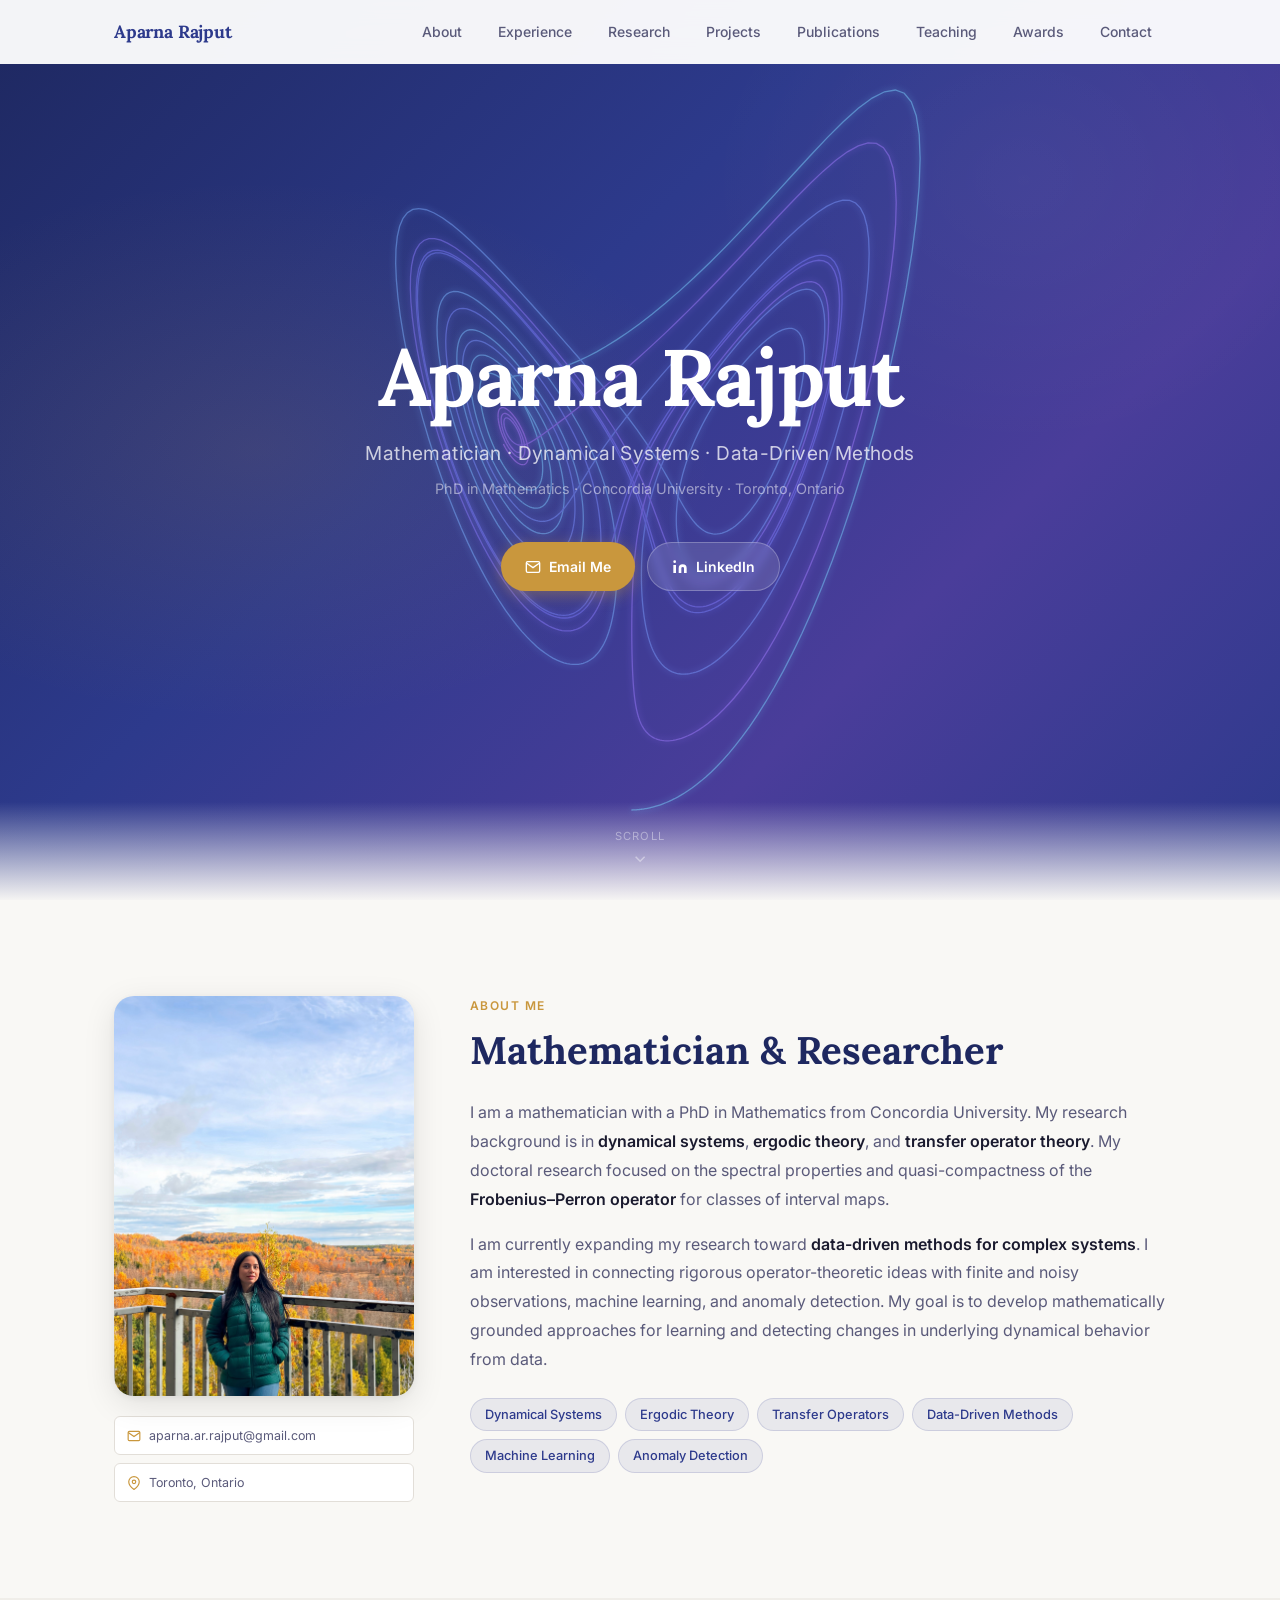
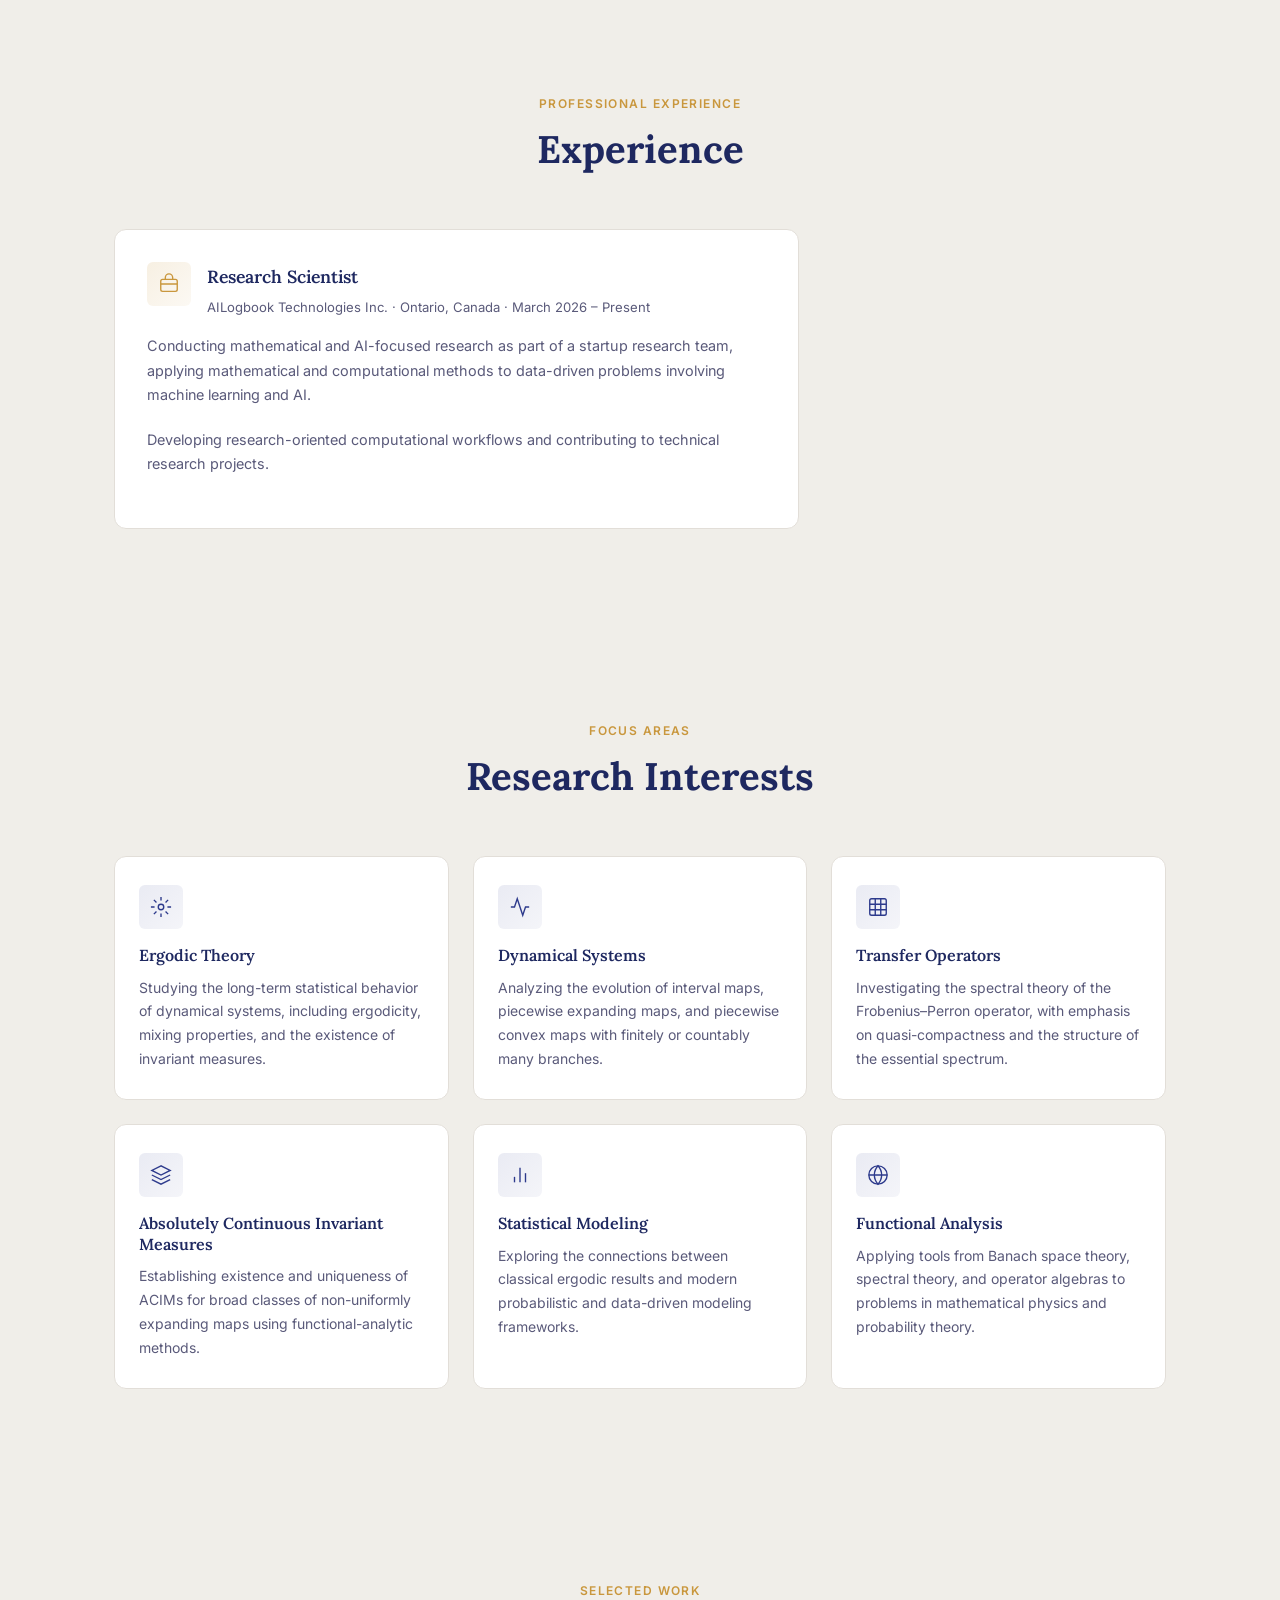
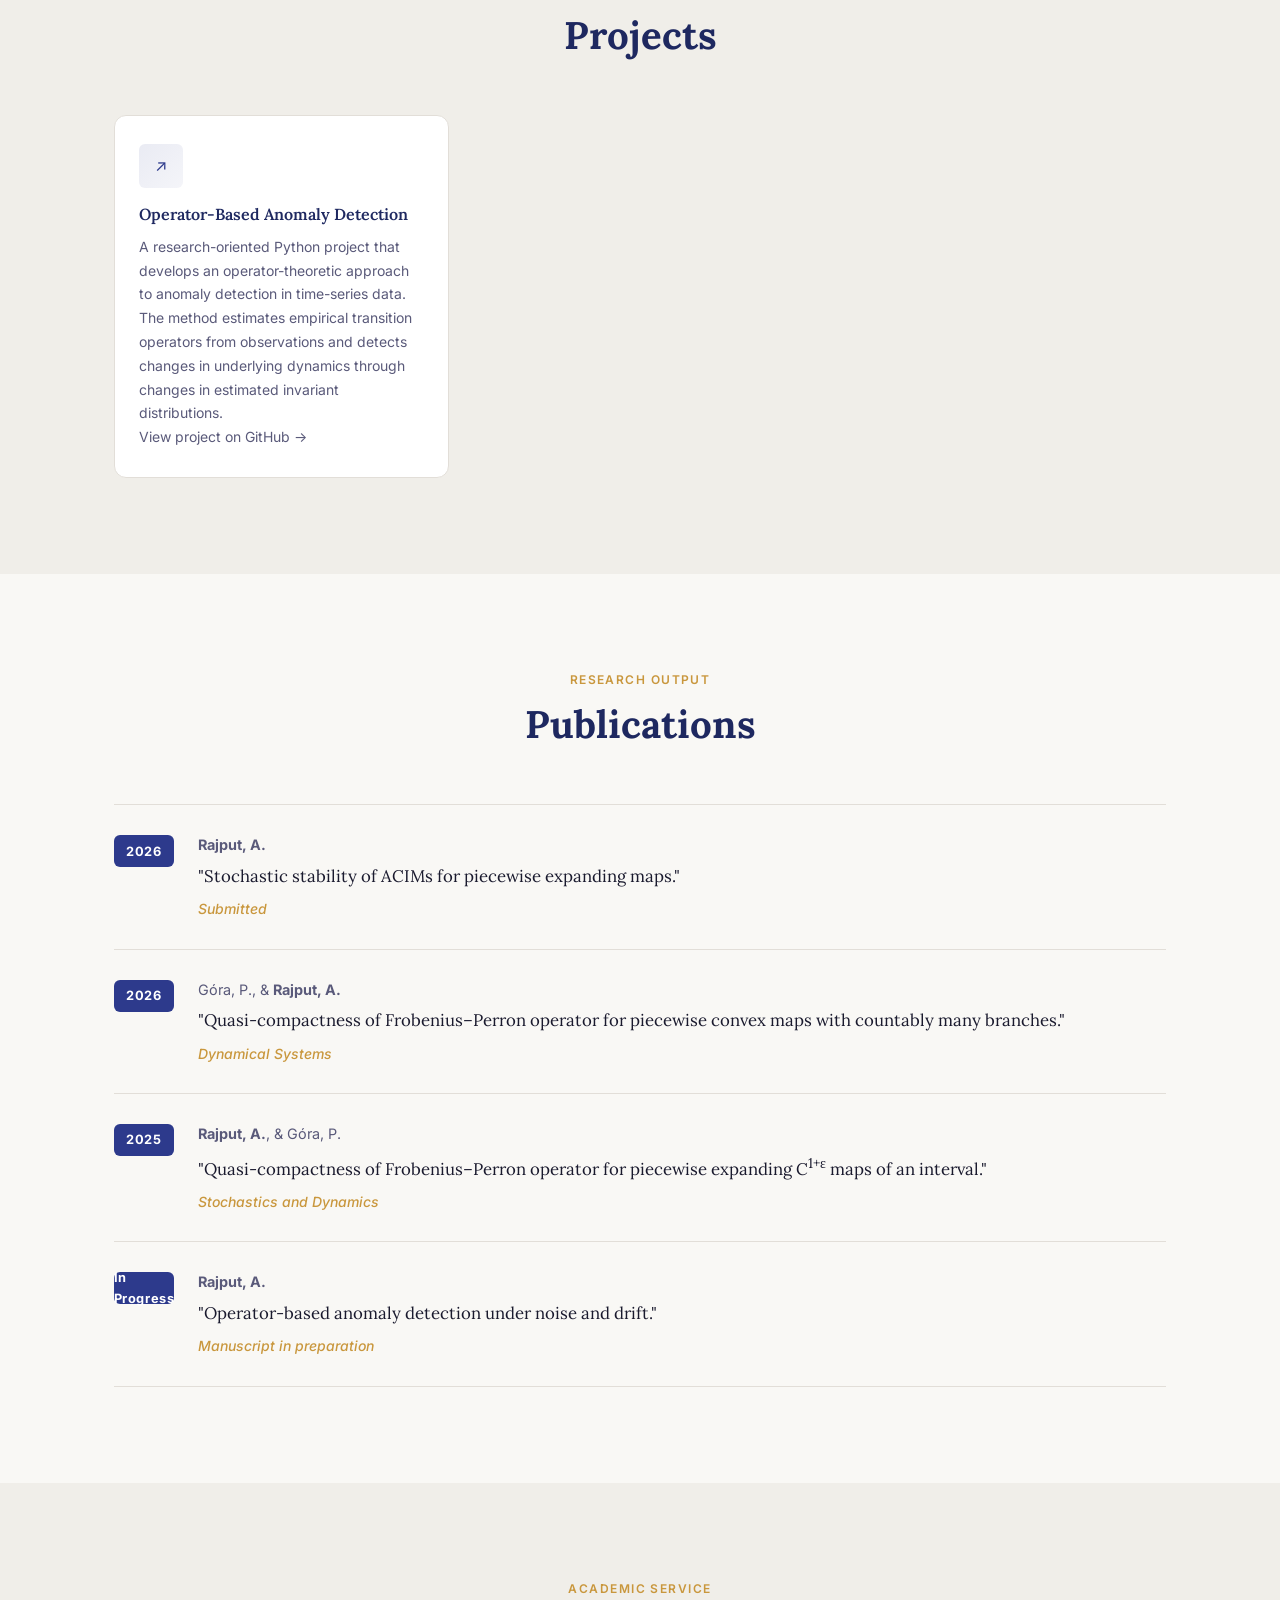
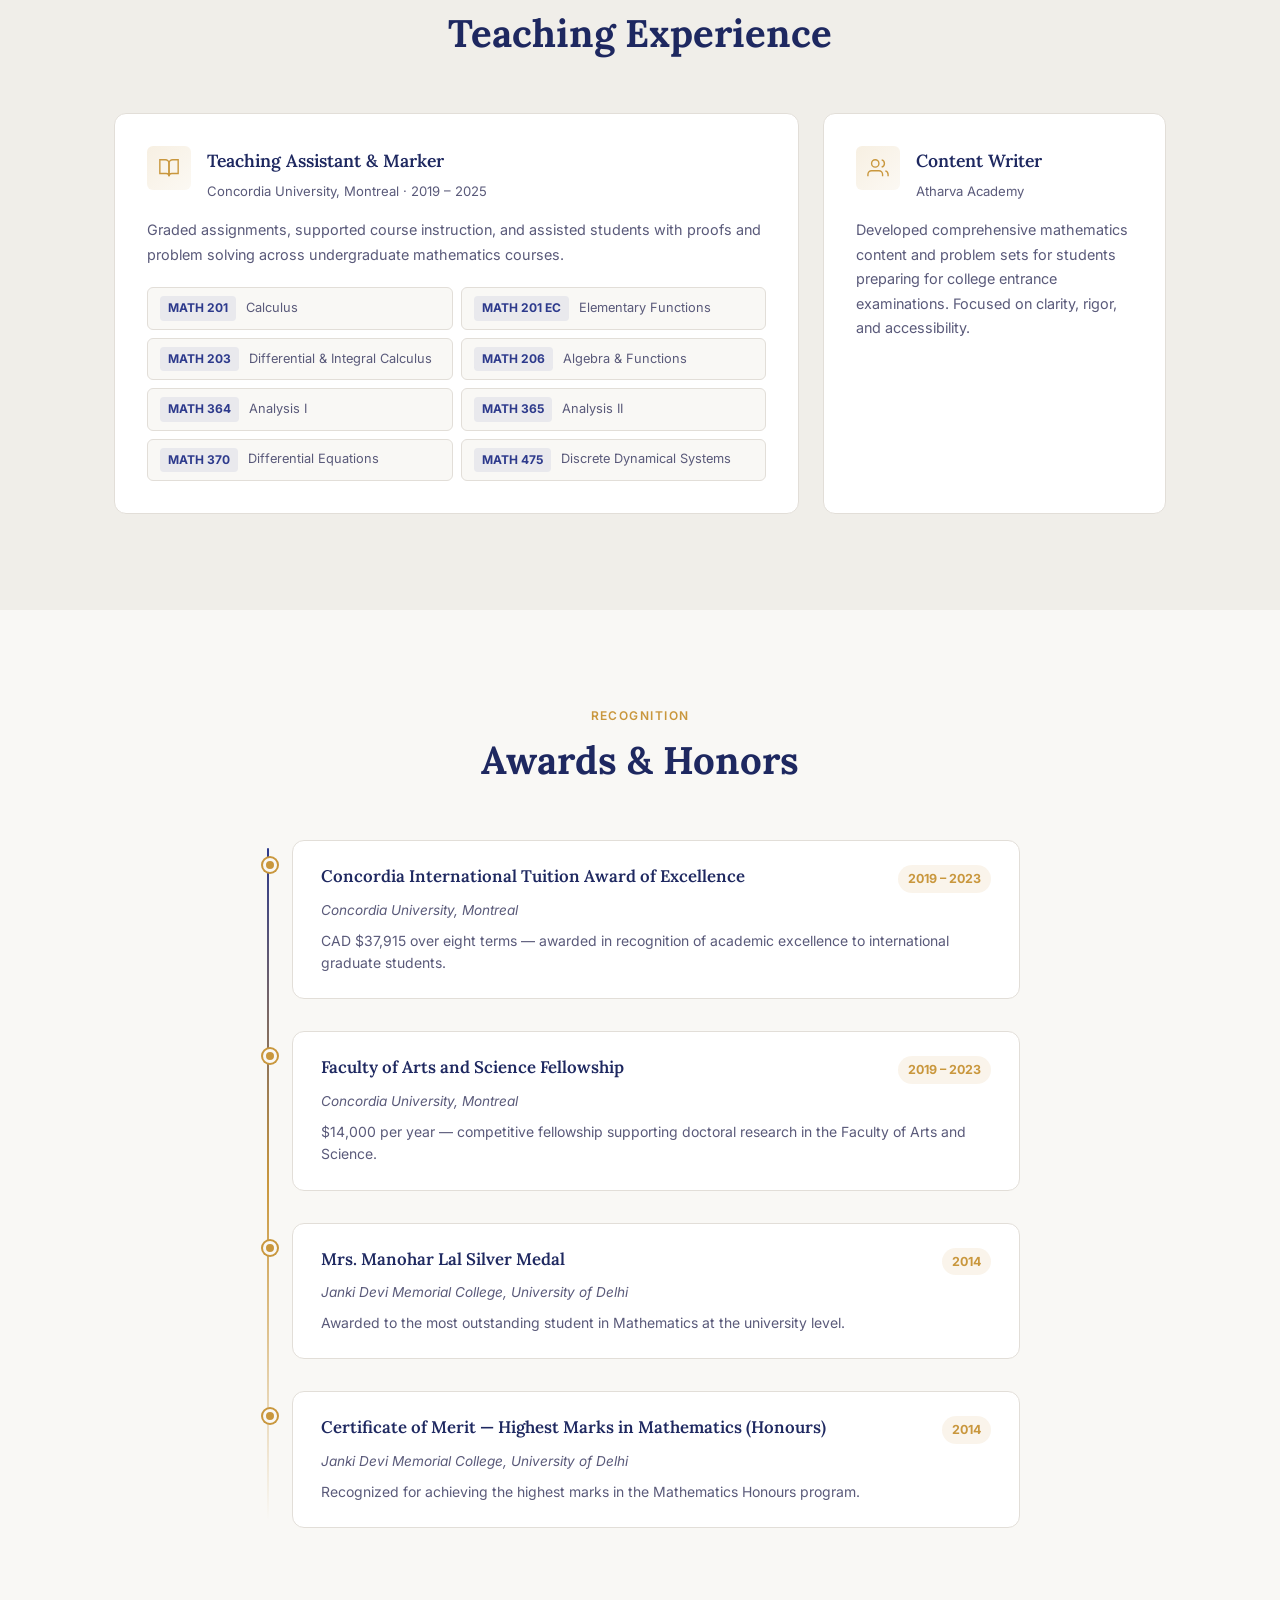
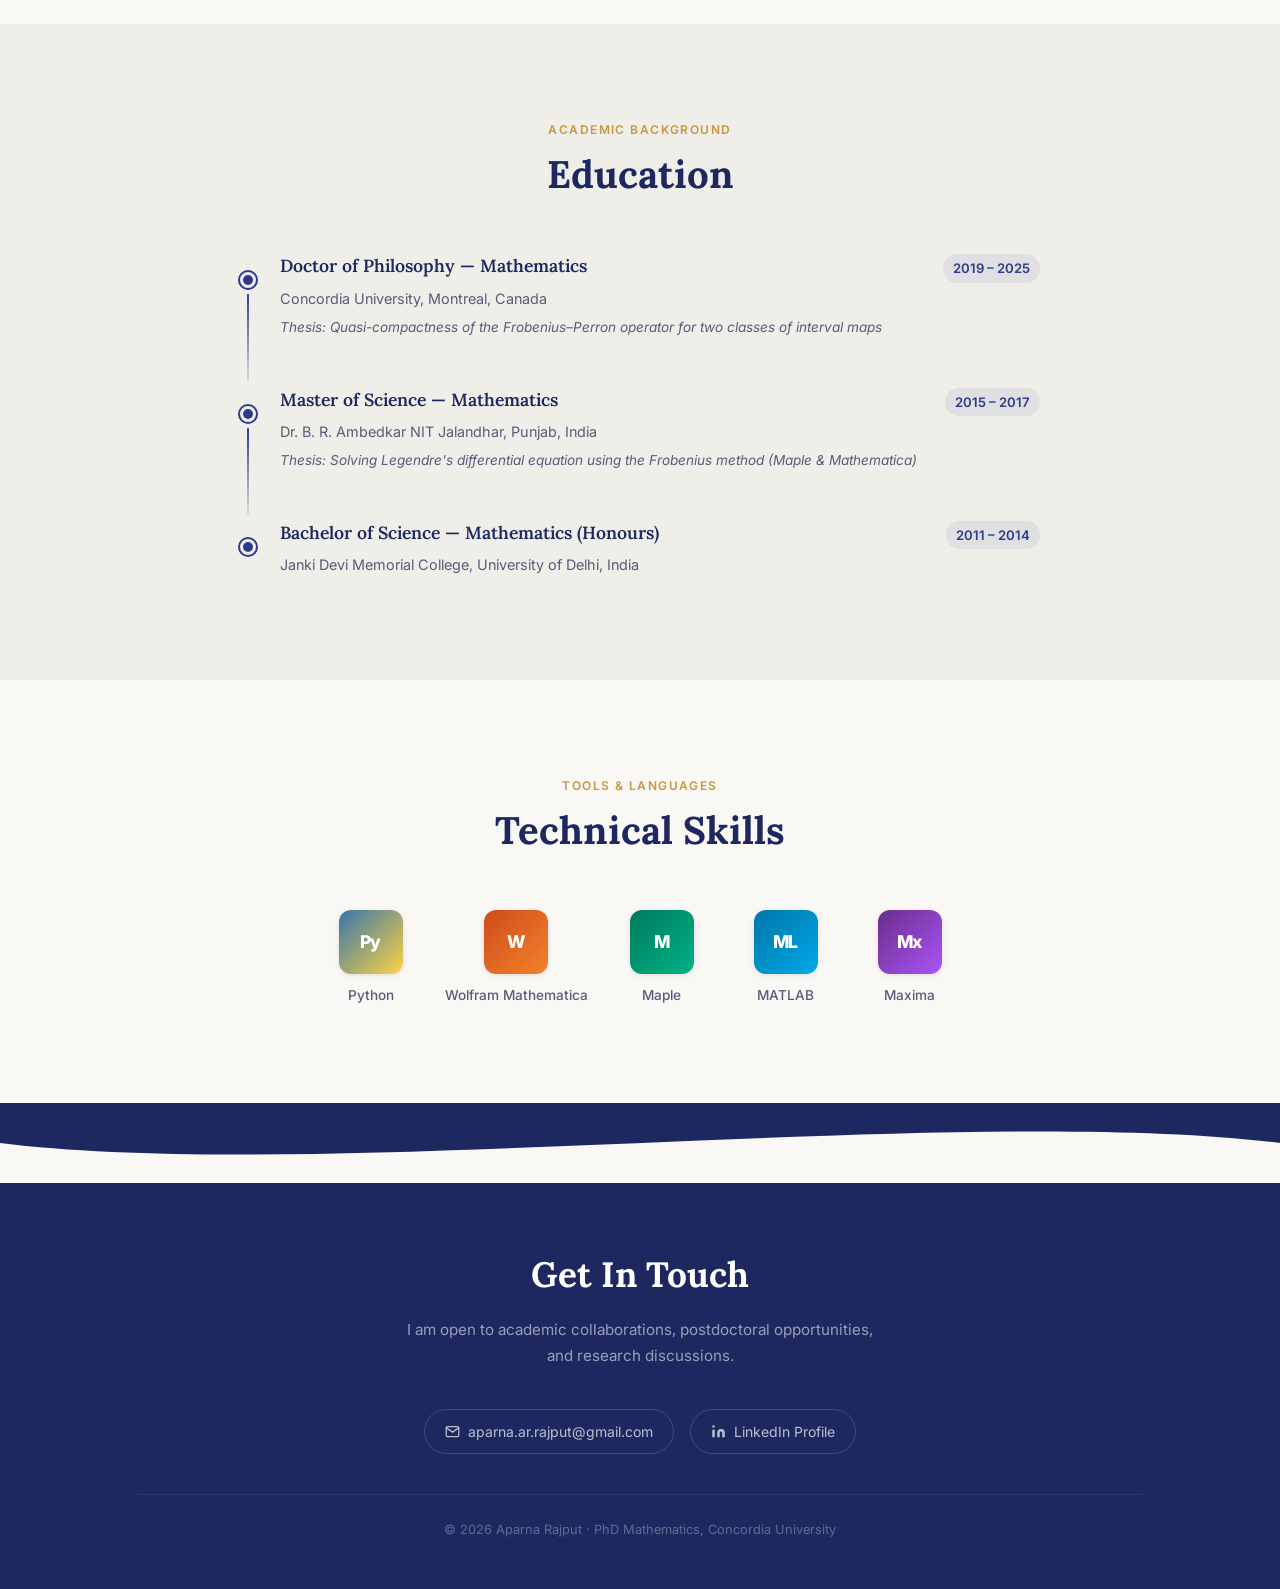
<file: index.html>
<!DOCTYPE html>
<html lang="en">
<head>
  <meta charset="UTF-8" />
  <meta name="viewport" content="width=device-width, initial-scale=1.0" />
  <title>Aparna Rajput — Mathematician</title>
  <link rel="preconnect" href="https://fonts.googleapis.com" />
  <link rel="preconnect" href="https://fonts.gstatic.com" crossorigin />
  <link href="https://fonts.googleapis.com/css2?family=Lora:ital,wght@0,400;0,600;0,700;1,400&family=Inter:wght@300;400;500;600&display=swap" rel="stylesheet" />
  <link rel="stylesheet" href="style.css" />
</head>
<body>

  <!-- ======= NAVBAR ======= -->
  <nav class="navbar" id="navbar">
    <div class="nav-container">
      <a href="#home" class="nav-logo">Aparna Rajput</a>
      <button class="nav-toggle" id="navToggle" aria-label="Toggle navigation">
        <span></span><span></span><span></span>
      </button>
      <ul class="nav-links" id="navLinks">
        <li><a href="#about">About</a></li>
        <li><a href="#experience">Experience</a></li>
        <li><a href="#research">Research</a></li>
        <li><a href="#projects">Projects</a></li>
        <li><a href="#publications">Publications</a></li>
        <li><a href="#teaching">Teaching</a></li>
        <li><a href="#awards">Awards</a></li>
        <li><a href="#contact">Contact</a></li>
      </ul>
    </div>
  </nav>

  <!-- ======= HERO ======= -->
  <section class="hero" id="home">
    <div class="hero-bg"></div>
    <canvas id="lorenz-canvas" aria-hidden="true"></canvas>
    <div class="hero-content">    
      <h1 class="hero-name">Aparna Rajput</h1>
      <p class="hero-subtitle">Mathematician · Dynamical Systems · Data-Driven Methods</p>
      <p class="hero-institution">PhD in Mathematics · Concordia University · Toronto, Ontario</p>
      <div class="hero-actions">
        <a href="mailto:aparna.ar.rajput@gmail.com" class="btn btn-primary">
          <svg viewBox="0 0 24 24" fill="none" stroke="currentColor" stroke-width="2"><path d="M4 4h16c1.1 0 2 .9 2 2v12c0 1.1-.9 2-2 2H4c-1.1 0-2-.9-2-2V6c0-1.1.9-2 2-2z"/><polyline points="22,6 12,13 2,6"/></svg>
          Email Me
        </a>
        <a href="https://linkedin.com/in/aparna-rajput-956a16123" target="_blank" rel="noopener" class="btn btn-secondary">
          <svg viewBox="0 0 24 24" fill="currentColor"><path d="M16 8a6 6 0 016 6v7h-4v-7a2 2 0 00-2-2 2 2 0 00-2 2v7h-4v-7a6 6 0 016-6zM2 9h4v12H2z"/><circle cx="4" cy="4" r="2"/></svg>
          LinkedIn
        </a>
      </div>
    </div>
    <div class="hero-scroll-hint">
      <span>scroll</span>
      <svg viewBox="0 0 24 24" fill="none" stroke="currentColor" stroke-width="2"><polyline points="6 9 12 15 18 9"/></svg>
    </div>
  </section>

  <!-- ======= ABOUT ======= -->
  <section class="section" id="about">
    <div class="container">
      <div class="about-grid">
        <div class="about-photo-col">
          <div class="photo-frame">
            <img src="assets/aparna-img.jpg" alt="Aparna Rajput" class="profile-photo" onerror="this.parentElement.classList.add('photo-placeholder')" />
            <div class="photo-overlay-text">Add your<br>photo here</div>
          </div>
          <div class="contact-pills">
            <a href="mailto:aparna.ar.rajput@gmail.com" class="contact-pill">
              <svg viewBox="0 0 24 24" fill="none" stroke="currentColor" stroke-width="2"><path d="M4 4h16c1.1 0 2 .9 2 2v12c0 1.1-.9 2-2 2H4c-1.1 0-2-.9-2-2V6c0-1.1.9-2 2-2z"/><polyline points="22,6 12,13 2,6"/></svg>
              aparna.ar.rajput@gmail.com
            </a>
            <span class="contact-pill no-link">
              <svg viewBox="0 0 24 24" fill="none" stroke="currentColor" stroke-width="2"><path d="M21 10c0 7-9 13-9 13s-9-6-9-13a9 9 0 0118 0z"/><circle cx="12" cy="10" r="3"/></svg>
              Toronto, Ontario
            </span>
          </div>
        </div>
        <div class="about-text-col">
          <div class="section-label">About Me</div>
          <h2 class="section-title">Mathematician &amp; Researcher</h2>
          <p class="about-bio">
            I am a mathematician with a PhD in Mathematics from Concordia University. My research background is in <strong>dynamical systems</strong>, <strong>ergodic theory</strong>, and <strong>transfer operator theory</strong>. My doctoral research focused on the spectral properties and quasi-compactness of the <strong>Frobenius–Perron operator</strong> for classes of interval maps.
          </p>
          <p class="about-bio">
            I am currently expanding my research toward <strong>data-driven methods for complex systems</strong>. I am interested in connecting rigorous operator-theoretic ideas with finite and noisy observations, machine learning, and anomaly detection. My goal is to develop mathematically grounded approaches for learning and detecting changes in underlying dynamical behavior from data.
          </p>
          <div class="keyword-tags">
            <span class="tag">Dynamical Systems</span>
            <span class="tag">Ergodic Theory</span>
            <span class="tag">Transfer Operators</span>
            <span class="tag">Data-Driven Methods</span>
            <span class="tag">Machine Learning</span>
            <span class="tag">Anomaly Detection</span>
          </div>
        </div>
      </div>
    </div>
  </section>


  <!-- ======= EXPERIENCE ======= -->
  <section class="section section-alt" id="experience">
    <div class="container">
      <div class="section-header">
        <div class="section-label">Professional Experience</div>
        <h2 class="section-title">Experience</h2>
      </div>
      <div class="teaching-grid">
        <div class="teaching-block">
          <div class="teaching-header">
            <div class="teaching-icon">
              <svg viewBox="0 0 24 24" fill="none" stroke="currentColor" stroke-width="1.5"><rect x="3" y="7" width="18" height="13" rx="2"/><path d="M8 7V5a4 4 0 018 0v2M3 12h18"/></svg>
            </div>
            <div>
              <h3>Research Scientist</h3>
              <p class="teaching-institution">AILogbook Technologies Inc. · Ontario, Canada · March 2026 – Present</p>
            </div>
          </div>
          <p class="teaching-desc">Conducting mathematical and AI-focused research as part of a startup research team, applying mathematical and computational methods to data-driven problems involving machine learning and AI.</p>
          <p class="teaching-desc">Developing research-oriented computational workflows and contributing to technical research projects.</p>
        </div>
      </div>
    </div>
  </section>

  <!-- ======= RESEARCH INTERESTS ======= -->
  <section class="section section-alt" id="research">
    <div class="container">
      <div class="section-header">
        <div class="section-label">Focus Areas</div>
        <h2 class="section-title">Research Interests</h2>
      </div>
      <div class="research-grid">
        <div class="research-card">
          <div class="research-icon">
            <svg viewBox="0 0 24 24" fill="none" stroke="currentColor" stroke-width="1.5"><circle cx="12" cy="12" r="3"/><path d="M12 1v4M12 19v4M4.22 4.22l2.83 2.83M16.95 16.95l2.83 2.83M1 12h4M19 12h4M4.22 19.78l2.83-2.83M16.95 7.05l2.83-2.83"/></svg>
          </div>
          <h3>Ergodic Theory</h3>
          <p>Studying the long-term statistical behavior of dynamical systems, including ergodicity, mixing properties, and the existence of invariant measures.</p>
        </div>
        <div class="research-card">
          <div class="research-icon">
            <svg viewBox="0 0 24 24" fill="none" stroke="currentColor" stroke-width="1.5"><polyline points="22 12 18 12 15 21 9 3 6 12 2 12"/></svg>
          </div>
          <h3>Dynamical Systems</h3>
          <p>Analyzing the evolution of interval maps, piecewise expanding maps, and piecewise convex maps with finitely or countably many branches.</p>
        </div>
        <div class="research-card">
          <div class="research-icon">
            <svg viewBox="0 0 24 24" fill="none" stroke="currentColor" stroke-width="1.5"><rect x="3" y="3" width="18" height="18" rx="2"/><path d="M3 9h18M3 15h18M9 3v18M15 3v18"/></svg>
          </div>
          <h3>Transfer Operators</h3>
          <p>Investigating the spectral theory of the Frobenius–Perron operator, with emphasis on quasi-compactness and the structure of the essential spectrum.</p>
        </div>
        <div class="research-card">
          <div class="research-icon">
            <svg viewBox="0 0 24 24" fill="none" stroke="currentColor" stroke-width="1.5"><path d="M12 2L2 7l10 5 10-5-10-5zM2 17l10 5 10-5M2 12l10 5 10-5"/></svg>
          </div>
          <h3>Absolutely Continuous Invariant Measures</h3>
          <p>Establishing existence and uniqueness of ACIMs for broad classes of non-uniformly expanding maps using functional-analytic methods.</p>
        </div>
        <div class="research-card">
          <div class="research-icon">
            <svg viewBox="0 0 24 24" fill="none" stroke="currentColor" stroke-width="1.5"><line x1="18" y1="20" x2="18" y2="10"/><line x1="12" y1="20" x2="12" y2="4"/><line x1="6" y1="20" x2="6" y2="14"/></svg>
          </div>
          <h3>Statistical Modeling</h3>
          <p>Exploring the connections between classical ergodic results and modern probabilistic and data-driven modeling frameworks.</p>
        </div>
        <div class="research-card">
          <div class="research-icon">
            <svg viewBox="0 0 24 24" fill="none" stroke="currentColor" stroke-width="1.5"><circle cx="12" cy="12" r="10"/><path d="M2 12h20M12 2a15.3 15.3 0 014 10 15.3 15.3 0 01-4 10 15.3 15.3 0 01-4-10 15.3 15.3 0 014-10z"/></svg>
          </div>
          <h3>Functional Analysis</h3>
          <p>Applying tools from Banach space theory, spectral theory, and operator algebras to problems in mathematical physics and probability theory.</p>
        </div>
      </div>
    </div>
  </section>

  <!-- ======= PROJECTS ======= -->
  <section class="section section-alt" id="projects">
    <div class="container">
      <div class="section-header">
        <div class="section-label">Selected Work</div>
        <h2 class="section-title">Projects</h2>
      </div>
      <div class="research-grid">
        <div class="research-card">
          <div class="research-icon">↗</div>
          <h3>Operator-Based Anomaly Detection</h3>
          <p>A research-oriented Python project that develops an operator-theoretic approach to anomaly detection in time-series data. The method estimates empirical transition operators from observations and detects changes in underlying dynamics through changes in estimated invariant distributions.</p>
          <p><a href="https://github.com/aparnaarrajput/operator-anomaly-detection" target="_blank" rel="noopener">View project on GitHub →</a></p>
        </div>
      </div>
    </div>
  </section>

  <!-- ======= PUBLICATIONS ======= -->
  <section class="section" id="publications">
    <div class="container">
      <div class="section-header">
        <div class="section-label">Research Output</div>
        <h2 class="section-title">Publications</h2>
      </div>
      <div class="publications-list">

        <div class="publication-item">
          <div class="pub-year-badge">2026</div>
          <div class="pub-content">
            <p class="pub-authors"><strong>Rajput, A.</strong></p>
            <p class="pub-title">"Stochastic stability of ACIMs for piecewise expanding maps."</p>
            <p class="pub-journal"><em>Submitted</em></p>
          </div>
        </div>

        <div class="publication-item">
          <div class="pub-year-badge">2026</div>
          <div class="pub-content">
            <p class="pub-authors">Góra, P., &amp; <strong>Rajput, A.</strong></p>
            <p class="pub-title">"Quasi-compactness of Frobenius–Perron operator for piecewise convex maps with countably many branches."</p>
            <p class="pub-journal"><em>Dynamical Systems</em></p>
          </div>
        </div>

        <div class="publication-item">
          <div class="pub-year-badge">2025</div>
          <div class="pub-content">
            <p class="pub-authors"><strong>Rajput, A.</strong>, &amp; Góra, P.</p>
            <p class="pub-title">"Quasi-compactness of Frobenius–Perron operator for piecewise expanding C<sup>1+ε</sup> maps of an interval."</p>
            <p class="pub-journal"><em>Stochastics and Dynamics</em></p>
          </div>
        </div>


        <div class="publication-item">
          <div class="pub-year-badge">In Progress</div>
          <div class="pub-content">
            <p class="pub-authors"><strong>Rajput, A.</strong></p>
            <p class="pub-title">"Operator-based anomaly detection under noise and drift."</p>
            <p class="pub-journal"><em>Manuscript in preparation</em></p>
          </div>
        </div>

      </div>
    </div>
  </section>

  <!-- ======= TEACHING ======= -->
  <section class="section section-alt" id="teaching">
    <div class="container">
      <div class="section-header">
        <div class="section-label">Academic Service</div>
        <h2 class="section-title">Teaching Experience</h2>
      </div>
      <div class="teaching-grid">
        <div class="teaching-block">
          <div class="teaching-header">
            <div class="teaching-icon">
              <svg viewBox="0 0 24 24" fill="none" stroke="currentColor" stroke-width="1.5"><path d="M2 3h6a4 4 0 014 4v14a3 3 0 00-3-3H2z"/><path d="M22 3h-6a4 4 0 00-4 4v14a3 3 0 013-3h7z"/></svg>
            </div>
            <div>
              <h3>Teaching Assistant &amp; Marker</h3>
              <p class="teaching-institution">Concordia University, Montreal · 2019 – 2025</p>
            </div>
          </div>
          <p class="teaching-desc">Graded assignments, supported course instruction, and assisted students with proofs and problem solving across undergraduate mathematics courses.</p>
          <div class="course-list">
            <div class="course-item">
              <span class="course-code">MATH 201</span>
              <span class="course-name">Calculus</span>
            </div>
            <div class="course-item">
              <span class="course-code">MATH 201 EC</span>
              <span class="course-name">Elementary Functions</span>
            </div>
            <div class="course-item">
              <span class="course-code">MATH 203</span>
              <span class="course-name">Differential &amp; Integral Calculus</span>
            </div>
            <div class="course-item">
              <span class="course-code">MATH 206</span>
              <span class="course-name">Algebra &amp; Functions</span>
            </div>
            <div class="course-item">
              <span class="course-code">MATH 364</span>
              <span class="course-name">Analysis I</span>
            </div>
            <div class="course-item">
              <span class="course-code">MATH 365</span>
              <span class="course-name">Analysis II</span>
            </div>
            <div class="course-item">
              <span class="course-code">MATH 370</span>
              <span class="course-name">Differential Equations</span>
            </div>
            <div class="course-item">
              <span class="course-code">MATH 475</span>
              <span class="course-name">Discrete Dynamical Systems</span>
            </div>
          </div>
        </div>

        <div class="teaching-block">
          <div class="teaching-header">
            <div class="teaching-icon">
              <svg viewBox="0 0 24 24" fill="none" stroke="currentColor" stroke-width="1.5"><path d="M17 21v-2a4 4 0 00-4-4H5a4 4 0 00-4 4v2"/><circle cx="9" cy="7" r="4"/><path d="M23 21v-2a4 4 0 00-3-3.87M16 3.13a4 4 0 010 7.75"/></svg>
            </div>
            <div>
              <h3>Content Writer</h3>
              <p class="teaching-institution">Atharva Academy</p>
            </div>
          </div>
          <p class="teaching-desc">Developed comprehensive mathematics content and problem sets for students preparing for college entrance examinations. Focused on clarity, rigor, and accessibility.</p>
        </div>
      </div>
    </div>
  </section>

  <!-- ======= AWARDS ======= -->
  <section class="section" id="awards">
    <div class="container">
      <div class="section-header">
        <div class="section-label">Recognition</div>
        <h2 class="section-title">Awards &amp; Honors</h2>
      </div>
      <div class="awards-timeline">

        <div class="award-item">
          <div class="award-dot"></div>
          <div class="award-card">
            <div class="award-top">
              <h3 class="award-name">Concordia International Tuition Award of Excellence</h3>
              <span class="award-year">2019 – 2023</span>
            </div>
            <p class="award-institution">Concordia University, Montreal</p>
            <p class="award-detail">CAD $37,915 over eight terms — awarded in recognition of academic excellence to international graduate students.</p>
          </div>
        </div>

        <div class="award-item">
          <div class="award-dot"></div>
          <div class="award-card">
            <div class="award-top">
              <h3 class="award-name">Faculty of Arts and Science Fellowship</h3>
              <span class="award-year">2019 – 2023</span>
            </div>
            <p class="award-institution">Concordia University, Montreal</p>
            <p class="award-detail">$14,000 per year — competitive fellowship supporting doctoral research in the Faculty of Arts and Science.</p>
          </div>
        </div>

        <div class="award-item">
          <div class="award-dot"></div>
          <div class="award-card">
            <div class="award-top">
              <h3 class="award-name">Mrs. Manohar Lal Silver Medal</h3>
              <span class="award-year">2014</span>
            </div>
            <p class="award-institution">Janki Devi Memorial College, University of Delhi</p>
            <p class="award-detail">Awarded to the most outstanding student in Mathematics at the university level.</p>
          </div>
        </div>

        <div class="award-item">
          <div class="award-dot"></div>
          <div class="award-card">
            <div class="award-top">
              <h3 class="award-name">Certificate of Merit — Highest Marks in Mathematics (Honours)</h3>
              <span class="award-year">2014</span>
            </div>
            <p class="award-institution">Janki Devi Memorial College, University of Delhi</p>
            <p class="award-detail">Recognized for achieving the highest marks in the Mathematics Honours program.</p>
          </div>
        </div>

      </div>
    </div>
  </section>

  <!-- ======= EDUCATION ======= -->
  <section class="section section-alt" id="education">
    <div class="container">
      <div class="section-header">
        <div class="section-label">Academic Background</div>
        <h2 class="section-title">Education</h2>
      </div>
      <div class="edu-timeline">

        <div class="edu-item">
          <div class="edu-marker">
            <div class="edu-dot"></div>
            <div class="edu-line"></div>
          </div>
          <div class="edu-card">
            <div class="edu-degree-row">
              <h3 class="edu-degree">Doctor of Philosophy — Mathematics</h3>
              <span class="edu-years">2019 – 2025</span>
            </div>
            <p class="edu-institution">Concordia University, Montreal, Canada</p>
            <p class="edu-thesis">Thesis: Quasi-compactness of the Frobenius–Perron operator for two classes of interval maps</p>
          </div>
        </div>

        <div class="edu-item">
          <div class="edu-marker">
            <div class="edu-dot"></div>
            <div class="edu-line"></div>
          </div>
          <div class="edu-card">
            <div class="edu-degree-row">
              <h3 class="edu-degree">Master of Science — Mathematics</h3>
              <span class="edu-years">2015 – 2017</span>
            </div>
            <p class="edu-institution">Dr. B. R. Ambedkar NIT Jalandhar, Punjab, India</p>
            <p class="edu-thesis">Thesis: Solving Legendre's differential equation using the Frobenius method (Maple &amp; Mathematica)</p>
          </div>
        </div>

        <div class="edu-item">
          <div class="edu-marker">
            <div class="edu-dot"></div>
          </div>
          <div class="edu-card">
            <div class="edu-degree-row">
              <h3 class="edu-degree">Bachelor of Science — Mathematics (Honours)</h3>
              <span class="edu-years">2011 – 2014</span>
            </div>
            <p class="edu-institution">Janki Devi Memorial College, University of Delhi, India</p>
          </div>
        </div>

      </div>
    </div>
  </section>

  <!-- ======= SKILLS ======= -->
  <section class="section" id="skills">
    <div class="container">
      <div class="section-header">
        <div class="section-label">Tools &amp; Languages</div>
        <h2 class="section-title">Technical Skills</h2>
      </div>
      <div class="skills-grid">
        <div class="skill-item">
          <div class="skill-icon skill-python">Py</div>
          <span>Python</span>
        </div>
        <div class="skill-item">
          <div class="skill-icon skill-math">W</div>
          <span>Wolfram Mathematica</span>
        </div>
        <div class="skill-item">
          <div class="skill-icon skill-maple">M</div>
          <span>Maple</span>
        </div>
        <div class="skill-item">
          <div class="skill-icon skill-matlab">ML</div>
          <span>MATLAB</span>
        </div>
        <div class="skill-item">
          <div class="skill-icon skill-maxima">Mx</div>
          <span>Maxima</span>
        </div>
      </div>
    </div>
  </section>

  <!-- ======= CONTACT / FOOTER ======= -->
  <footer class="footer" id="contact">
    <div class="footer-wave">
      <svg viewBox="0 0 1440 80" preserveAspectRatio="none"><path d="M0,40 C360,80 1080,0 1440,40 L1440,80 L0,80 Z" fill="var(--color-bg)"/></svg>
    </div>
    <div class="footer-inner">
      <div class="container">
        <h2 class="footer-title">Get In Touch</h2>
        <p class="footer-sub">I am open to academic collaborations, postdoctoral opportunities, and research discussions.</p>
        <div class="footer-links">
          <a href="mailto:aparna.ar.rajput@gmail.com" class="footer-link">
            <svg viewBox="0 0 24 24" fill="none" stroke="currentColor" stroke-width="2"><path d="M4 4h16c1.1 0 2 .9 2 2v12c0 1.1-.9 2-2 2H4c-1.1 0-2-.9-2-2V6c0-1.1.9-2 2-2z"/><polyline points="22,6 12,13 2,6"/></svg>
            aparna.ar.rajput@gmail.com
          </a>
          <a href="https://linkedin.com/in/aparna-rajput-956a16123" target="_blank" rel="noopener" class="footer-link">
            <svg viewBox="0 0 24 24" fill="currentColor"><path d="M16 8a6 6 0 016 6v7h-4v-7a2 2 0 00-2-2 2 2 0 00-2 2v7h-4v-7a6 6 0 016-6zM2 9h4v12H2z"/><circle cx="4" cy="4" r="2"/></svg>
            LinkedIn Profile
          </a>
        </div>
        <div class="footer-divider"></div>
        <p class="footer-copy">&copy; 2026 Aparna Rajput · PhD Mathematics, Concordia University</p>
      </div>
    </div>
  </footer>

  <script src="script.js"></script>
</body>
</html>
</file>
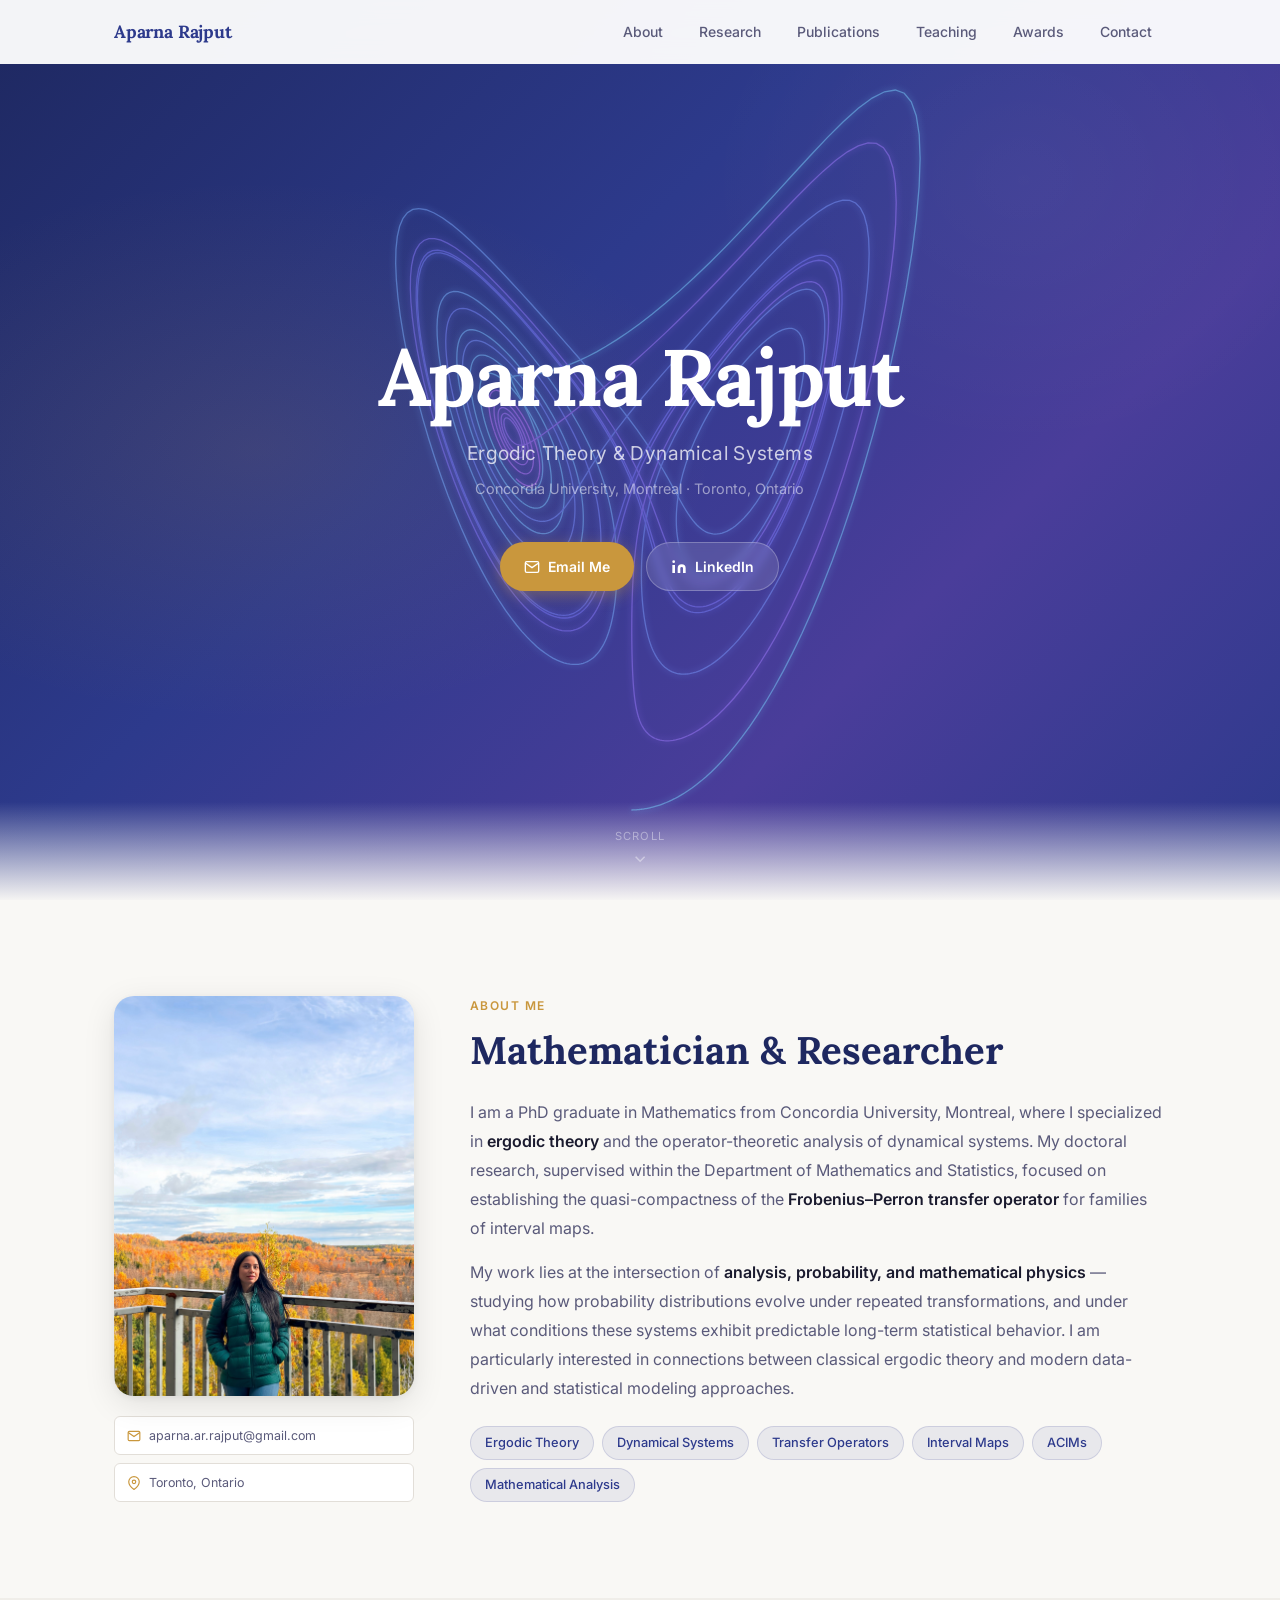
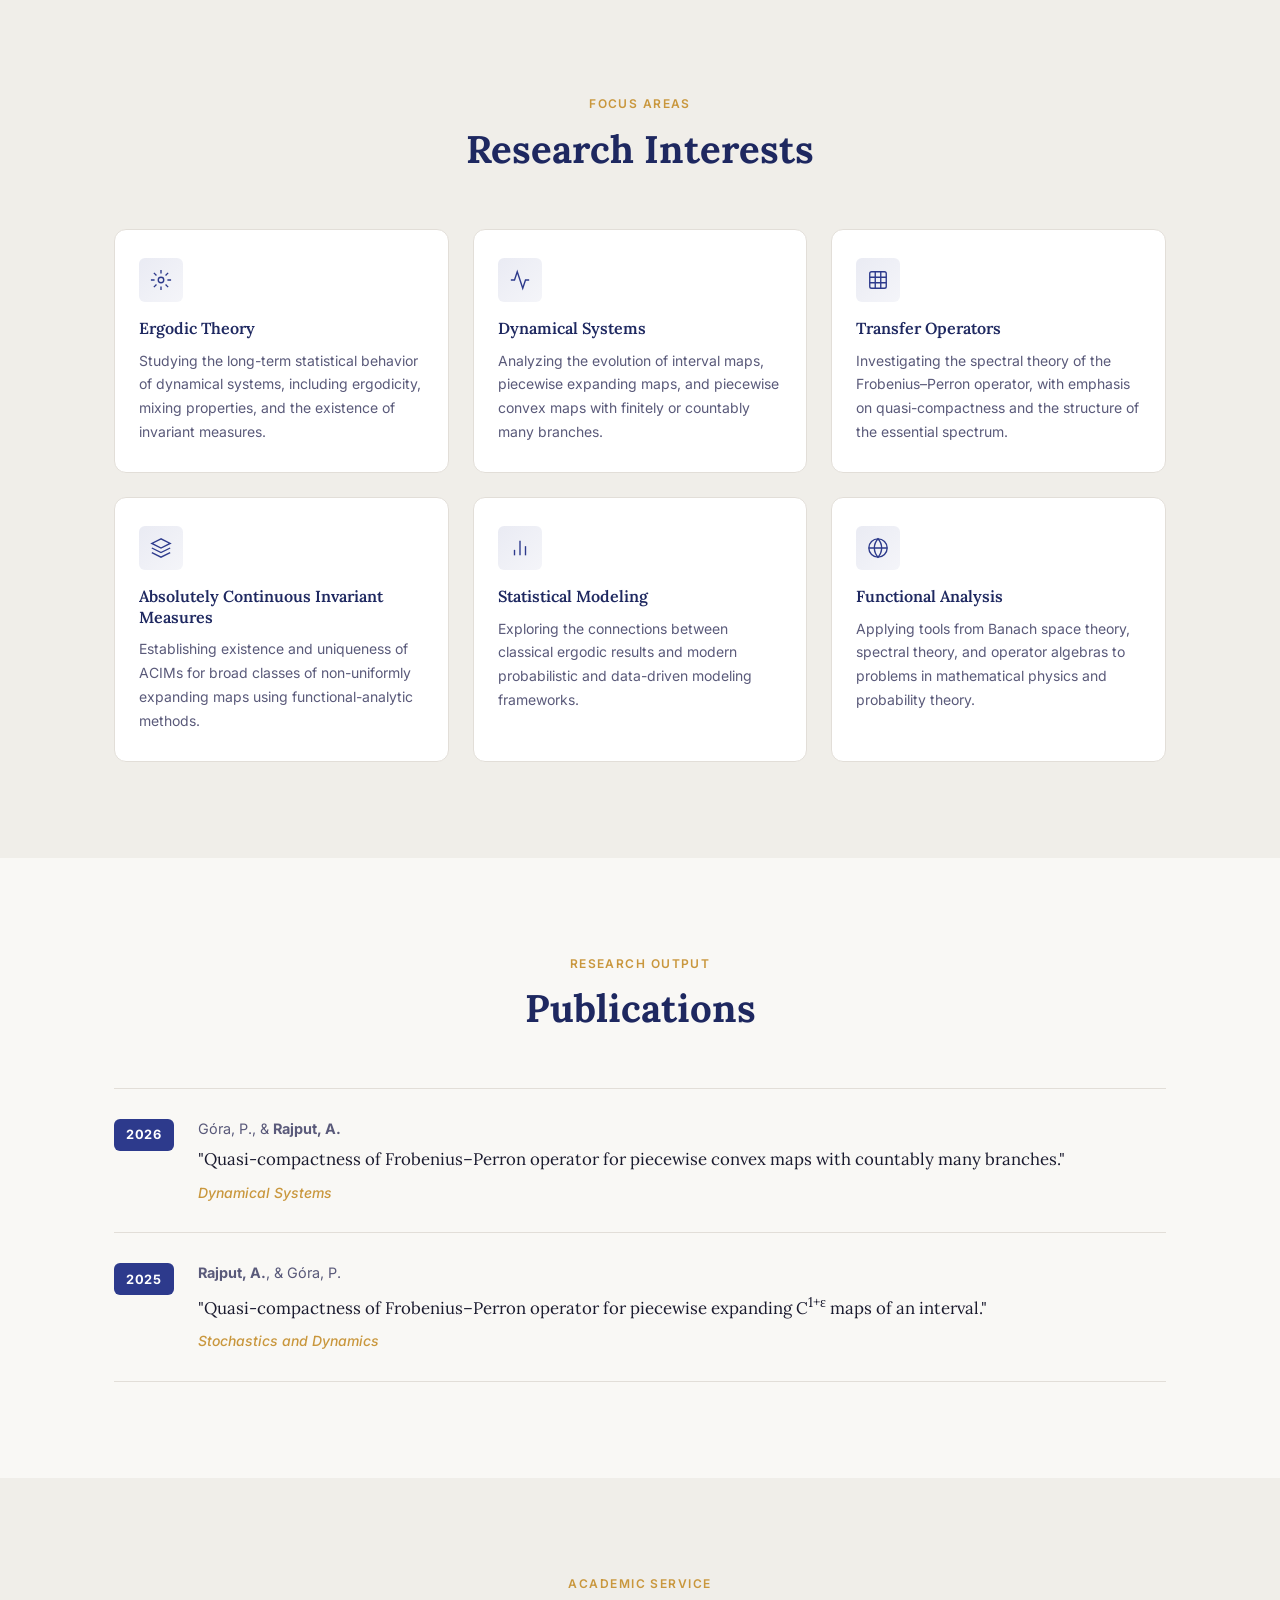
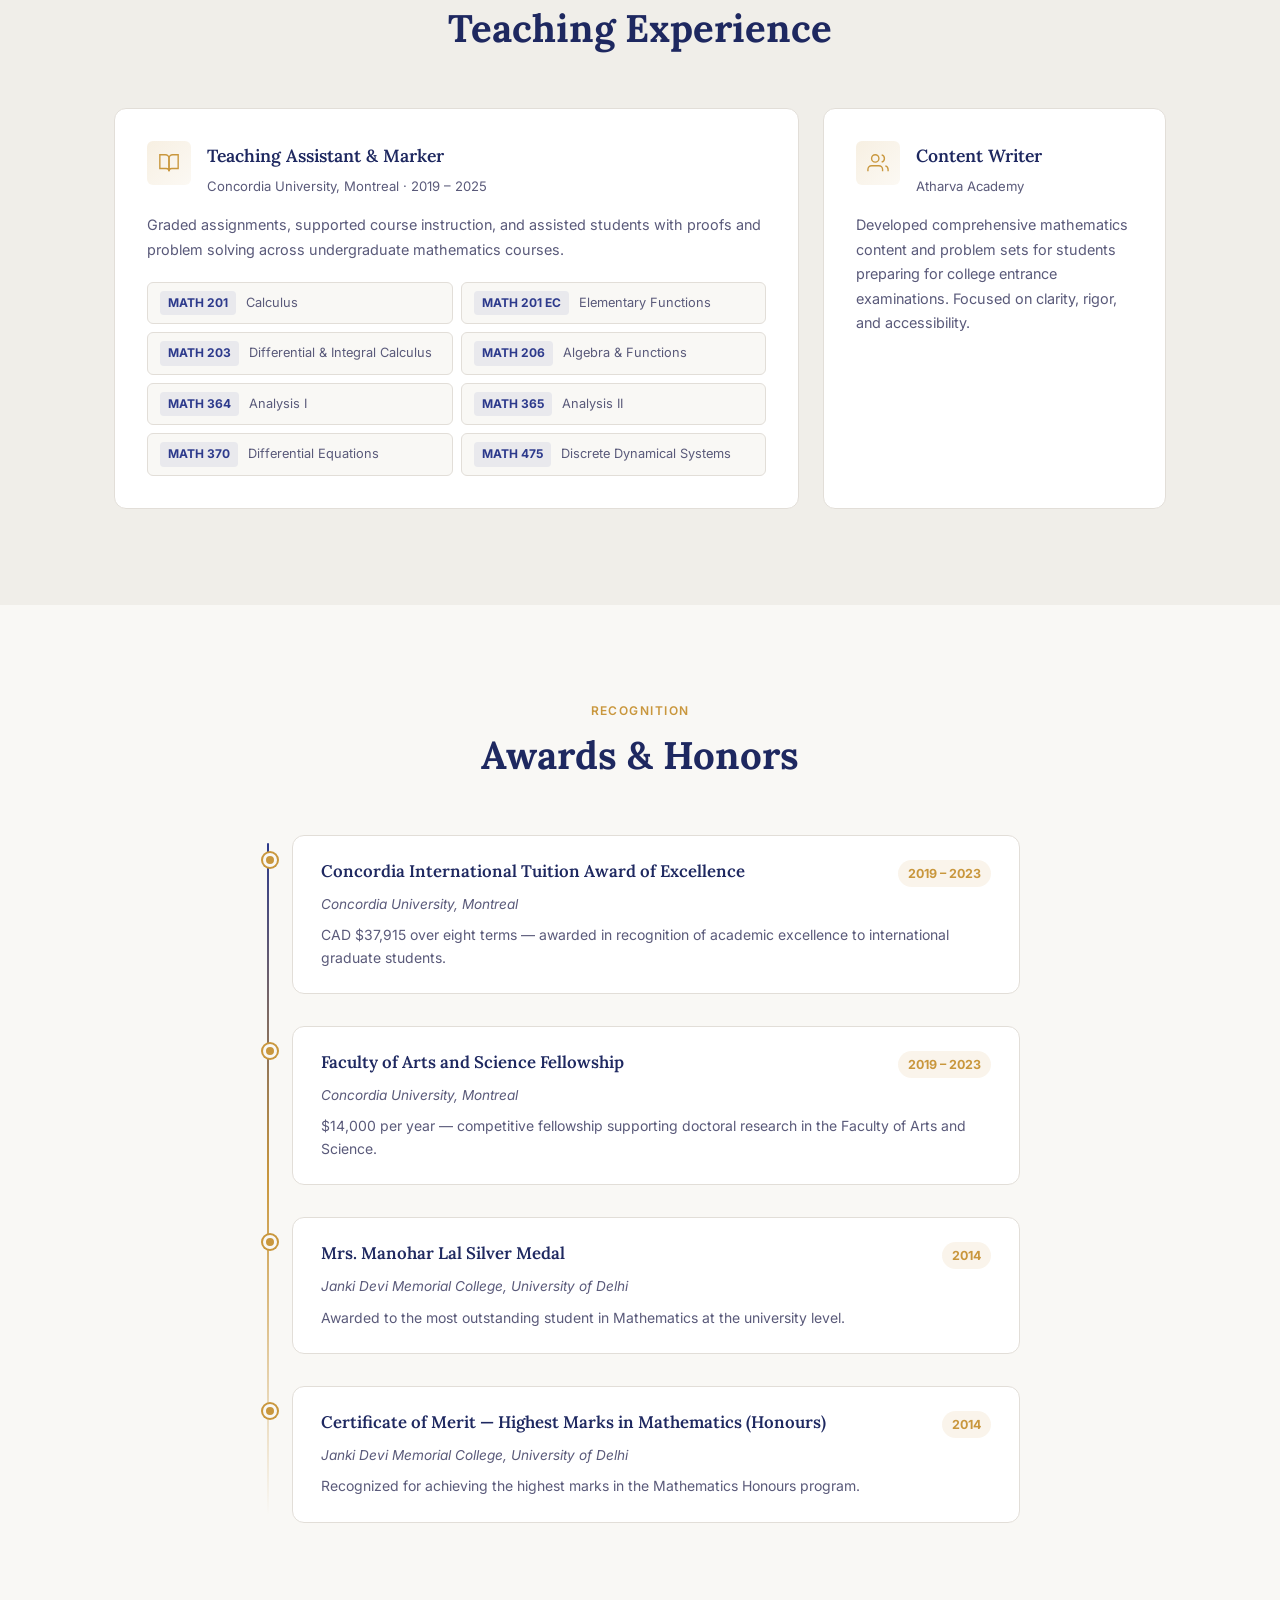
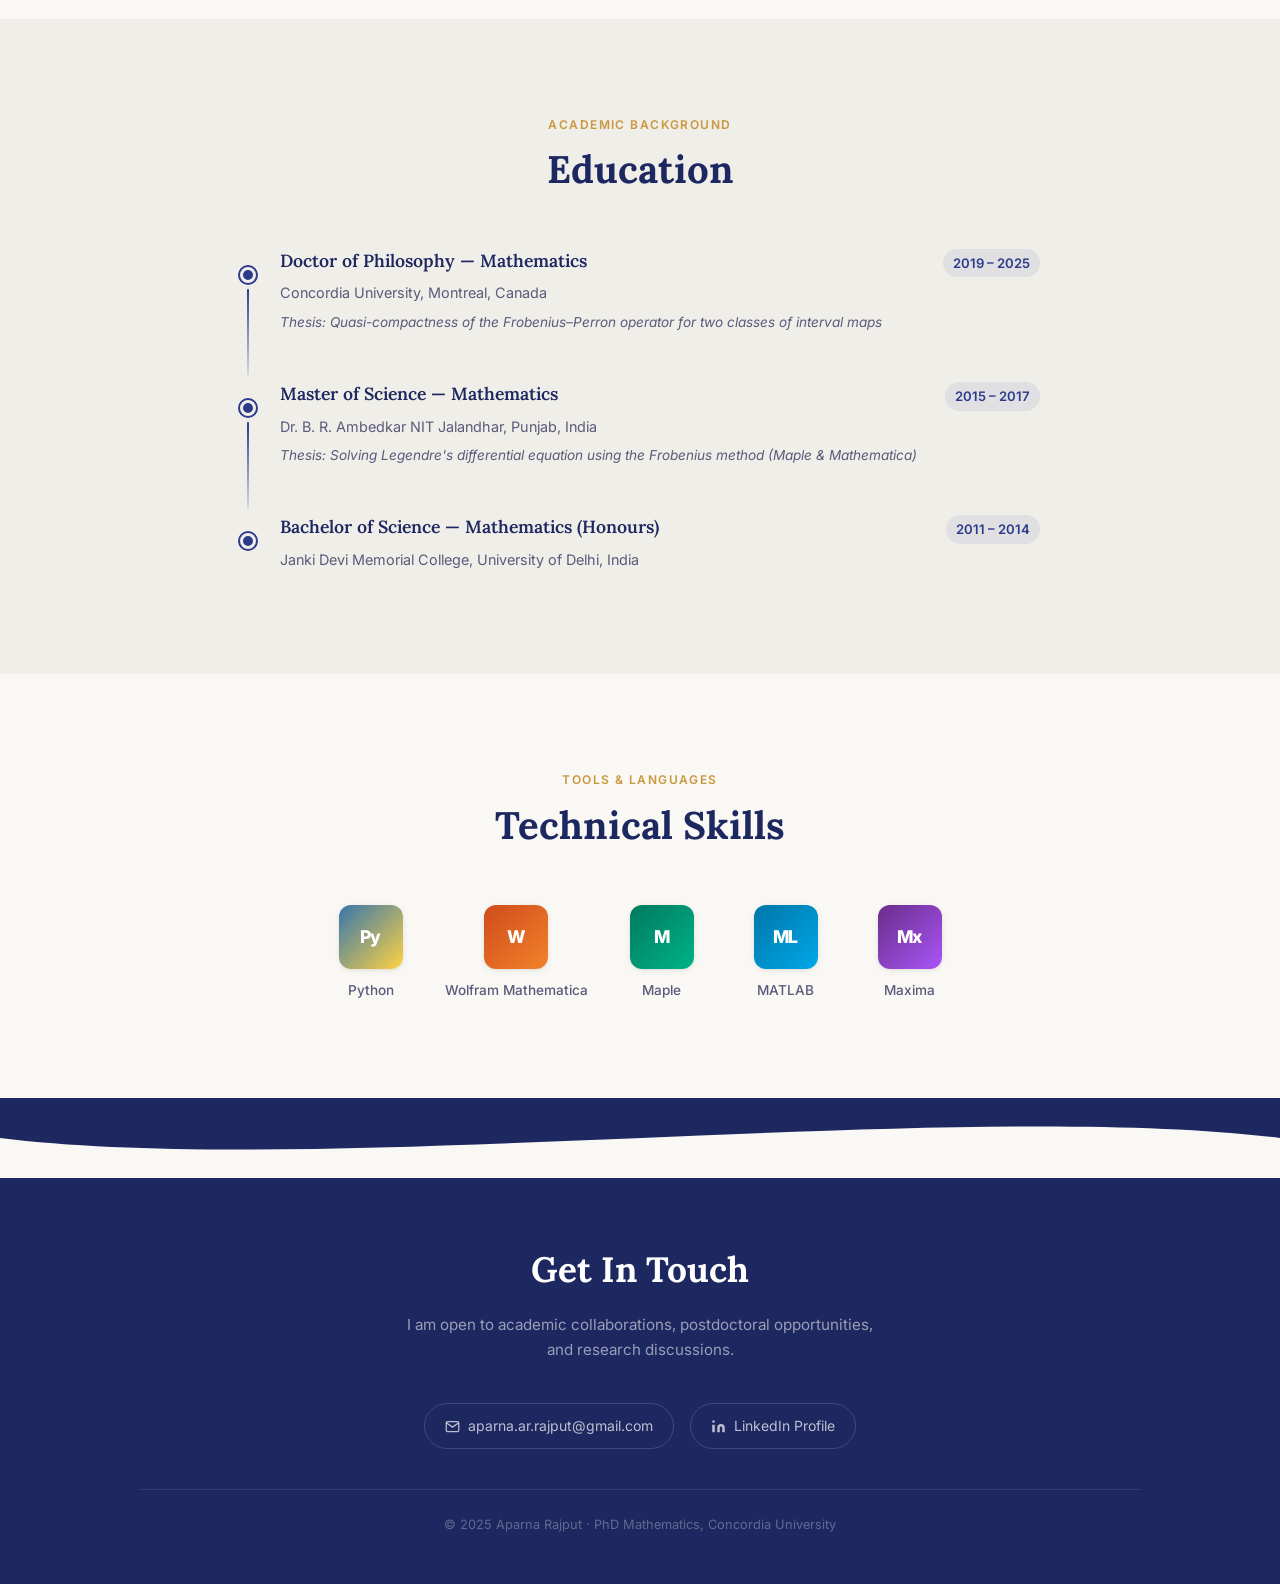
<file: index-old.html>
<!DOCTYPE html>
<html lang="en">
<head>
  <meta charset="UTF-8" />
  <meta name="viewport" content="width=device-width, initial-scale=1.0" />
  <title>Aparna Rajput — Mathematician</title>
  <link rel="preconnect" href="https://fonts.googleapis.com" />
  <link rel="preconnect" href="https://fonts.gstatic.com" crossorigin />
  <link href="https://fonts.googleapis.com/css2?family=Lora:ital,wght@0,400;0,600;0,700;1,400&family=Inter:wght@300;400;500;600&display=swap" rel="stylesheet" />
  <link rel="stylesheet" href="style.css" />
</head>
<body>

  <!-- ======= NAVBAR ======= -->
  <nav class="navbar" id="navbar">
    <div class="nav-container">
      <a href="#home" class="nav-logo">Aparna Rajput</a>
      <button class="nav-toggle" id="navToggle" aria-label="Toggle navigation">
        <span></span><span></span><span></span>
      </button>
      <ul class="nav-links" id="navLinks">
        <li><a href="#about">About</a></li>
        <li><a href="#research">Research</a></li>
        <li><a href="#publications">Publications</a></li>
        <li><a href="#teaching">Teaching</a></li>
        <li><a href="#awards">Awards</a></li>
        <li><a href="#contact">Contact</a></li>
      </ul>
    </div>
  </nav>

  <!-- ======= HERO ======= -->
  <section class="hero" id="home">
    <div class="hero-bg"></div>
    <canvas id="lorenz-canvas" aria-hidden="true"></canvas>
    <div class="hero-content">    
      <h1 class="hero-name">Aparna Rajput</h1>
      <p class="hero-subtitle">Ergodic Theory &amp; Dynamical Systems</p>
      <p class="hero-institution">Concordia University, Montreal · Toronto, Ontario</p>
      <div class="hero-actions">
        <a href="mailto:aparna.ar.rajput@gmail.com" class="btn btn-primary">
          <svg viewBox="0 0 24 24" fill="none" stroke="currentColor" stroke-width="2"><path d="M4 4h16c1.1 0 2 .9 2 2v12c0 1.1-.9 2-2 2H4c-1.1 0-2-.9-2-2V6c0-1.1.9-2 2-2z"/><polyline points="22,6 12,13 2,6"/></svg>
          Email Me
        </a>
        <a href="https://linkedin.com/in/aparna-rajput-956a16123" target="_blank" rel="noopener" class="btn btn-secondary">
          <svg viewBox="0 0 24 24" fill="currentColor"><path d="M16 8a6 6 0 016 6v7h-4v-7a2 2 0 00-2-2 2 2 0 00-2 2v7h-4v-7a6 6 0 016-6zM2 9h4v12H2z"/><circle cx="4" cy="4" r="2"/></svg>
          LinkedIn
        </a>
      </div>
    </div>
    <div class="hero-scroll-hint">
      <span>scroll</span>
      <svg viewBox="0 0 24 24" fill="none" stroke="currentColor" stroke-width="2"><polyline points="6 9 12 15 18 9"/></svg>
    </div>
  </section>

  <!-- ======= ABOUT ======= -->
  <section class="section" id="about">
    <div class="container">
      <div class="about-grid">
        <div class="about-photo-col">
          <div class="photo-frame">
            <img src="assets/aparna-img.jpg" alt="Aparna Rajput" class="profile-photo" onerror="this.parentElement.classList.add('photo-placeholder')" />
            <div class="photo-overlay-text">Add your<br>photo here</div>
          </div>
          <div class="contact-pills">
            <a href="mailto:aparna.ar.rajput@gmail.com" class="contact-pill">
              <svg viewBox="0 0 24 24" fill="none" stroke="currentColor" stroke-width="2"><path d="M4 4h16c1.1 0 2 .9 2 2v12c0 1.1-.9 2-2 2H4c-1.1 0-2-.9-2-2V6c0-1.1.9-2 2-2z"/><polyline points="22,6 12,13 2,6"/></svg>
              aparna.ar.rajput@gmail.com
            </a>
            <span class="contact-pill no-link">
              <svg viewBox="0 0 24 24" fill="none" stroke="currentColor" stroke-width="2"><path d="M21 10c0 7-9 13-9 13s-9-6-9-13a9 9 0 0118 0z"/><circle cx="12" cy="10" r="3"/></svg>
              Toronto, Ontario
            </span>
          </div>
        </div>
        <div class="about-text-col">
          <div class="section-label">About Me</div>
          <h2 class="section-title">Mathematician &amp; Researcher</h2>
          <p class="about-bio">
            I am a PhD graduate in Mathematics from Concordia University, Montreal, where I specialized in <strong>ergodic theory</strong> and the operator-theoretic analysis of dynamical systems. My doctoral research, supervised within the Department of Mathematics and Statistics, focused on establishing the quasi-compactness of the <strong>Frobenius–Perron transfer operator</strong> for families of interval maps.
          </p>
          <p class="about-bio">
            My work lies at the intersection of <strong>analysis, probability, and mathematical physics</strong> — studying how probability distributions evolve under repeated transformations, and under what conditions these systems exhibit predictable long-term statistical behavior. I am particularly interested in connections between classical ergodic theory and modern data-driven and statistical modeling approaches.
          </p>
          <div class="keyword-tags">
            <span class="tag">Ergodic Theory</span>
            <span class="tag">Dynamical Systems</span>
            <span class="tag">Transfer Operators</span>
            <span class="tag">Interval Maps</span>
            <span class="tag">ACIMs</span>
            <span class="tag">Mathematical Analysis</span>
          </div>
        </div>
      </div>
    </div>
  </section>

  <!-- ======= RESEARCH INTERESTS ======= -->
  <section class="section section-alt" id="research">
    <div class="container">
      <div class="section-header">
        <div class="section-label">Focus Areas</div>
        <h2 class="section-title">Research Interests</h2>
      </div>
      <div class="research-grid">
        <div class="research-card">
          <div class="research-icon">
            <svg viewBox="0 0 24 24" fill="none" stroke="currentColor" stroke-width="1.5"><circle cx="12" cy="12" r="3"/><path d="M12 1v4M12 19v4M4.22 4.22l2.83 2.83M16.95 16.95l2.83 2.83M1 12h4M19 12h4M4.22 19.78l2.83-2.83M16.95 7.05l2.83-2.83"/></svg>
          </div>
          <h3>Ergodic Theory</h3>
          <p>Studying the long-term statistical behavior of dynamical systems, including ergodicity, mixing properties, and the existence of invariant measures.</p>
        </div>
        <div class="research-card">
          <div class="research-icon">
            <svg viewBox="0 0 24 24" fill="none" stroke="currentColor" stroke-width="1.5"><polyline points="22 12 18 12 15 21 9 3 6 12 2 12"/></svg>
          </div>
          <h3>Dynamical Systems</h3>
          <p>Analyzing the evolution of interval maps, piecewise expanding maps, and piecewise convex maps with finitely or countably many branches.</p>
        </div>
        <div class="research-card">
          <div class="research-icon">
            <svg viewBox="0 0 24 24" fill="none" stroke="currentColor" stroke-width="1.5"><rect x="3" y="3" width="18" height="18" rx="2"/><path d="M3 9h18M3 15h18M9 3v18M15 3v18"/></svg>
          </div>
          <h3>Transfer Operators</h3>
          <p>Investigating the spectral theory of the Frobenius–Perron operator, with emphasis on quasi-compactness and the structure of the essential spectrum.</p>
        </div>
        <div class="research-card">
          <div class="research-icon">
            <svg viewBox="0 0 24 24" fill="none" stroke="currentColor" stroke-width="1.5"><path d="M12 2L2 7l10 5 10-5-10-5zM2 17l10 5 10-5M2 12l10 5 10-5"/></svg>
          </div>
          <h3>Absolutely Continuous Invariant Measures</h3>
          <p>Establishing existence and uniqueness of ACIMs for broad classes of non-uniformly expanding maps using functional-analytic methods.</p>
        </div>
        <div class="research-card">
          <div class="research-icon">
            <svg viewBox="0 0 24 24" fill="none" stroke="currentColor" stroke-width="1.5"><line x1="18" y1="20" x2="18" y2="10"/><line x1="12" y1="20" x2="12" y2="4"/><line x1="6" y1="20" x2="6" y2="14"/></svg>
          </div>
          <h3>Statistical Modeling</h3>
          <p>Exploring the connections between classical ergodic results and modern probabilistic and data-driven modeling frameworks.</p>
        </div>
        <div class="research-card">
          <div class="research-icon">
            <svg viewBox="0 0 24 24" fill="none" stroke="currentColor" stroke-width="1.5"><circle cx="12" cy="12" r="10"/><path d="M2 12h20M12 2a15.3 15.3 0 014 10 15.3 15.3 0 01-4 10 15.3 15.3 0 01-4-10 15.3 15.3 0 014-10z"/></svg>
          </div>
          <h3>Functional Analysis</h3>
          <p>Applying tools from Banach space theory, spectral theory, and operator algebras to problems in mathematical physics and probability theory.</p>
        </div>
      </div>
    </div>
  </section>

  <!-- ======= PUBLICATIONS ======= -->
  <section class="section" id="publications">
    <div class="container">
      <div class="section-header">
        <div class="section-label">Research Output</div>
        <h2 class="section-title">Publications</h2>
      </div>
      <div class="publications-list">

        <div class="publication-item">
          <div class="pub-year-badge">2026</div>
          <div class="pub-content">
            <p class="pub-authors">Góra, P., &amp; <strong>Rajput, A.</strong></p>
            <p class="pub-title">"Quasi-compactness of Frobenius–Perron operator for piecewise convex maps with countably many branches."</p>
            <p class="pub-journal"><em>Dynamical Systems</em></p>
          </div>
        </div>

        <div class="publication-item">
          <div class="pub-year-badge">2025</div>
          <div class="pub-content">
            <p class="pub-authors"><strong>Rajput, A.</strong>, &amp; Góra, P.</p>
            <p class="pub-title">"Quasi-compactness of Frobenius–Perron operator for piecewise expanding C<sup>1+ε</sup> maps of an interval."</p>
            <p class="pub-journal"><em>Stochastics and Dynamics</em></p>
          </div>
        </div>

      </div>
    </div>
  </section>

  <!-- ======= TEACHING ======= -->
  <section class="section section-alt" id="teaching">
    <div class="container">
      <div class="section-header">
        <div class="section-label">Academic Service</div>
        <h2 class="section-title">Teaching Experience</h2>
      </div>
      <div class="teaching-grid">
        <div class="teaching-block">
          <div class="teaching-header">
            <div class="teaching-icon">
              <svg viewBox="0 0 24 24" fill="none" stroke="currentColor" stroke-width="1.5"><path d="M2 3h6a4 4 0 014 4v14a3 3 0 00-3-3H2z"/><path d="M22 3h-6a4 4 0 00-4 4v14a3 3 0 013-3h7z"/></svg>
            </div>
            <div>
              <h3>Teaching Assistant &amp; Marker</h3>
              <p class="teaching-institution">Concordia University, Montreal · 2019 – 2025</p>
            </div>
          </div>
          <p class="teaching-desc">Graded assignments, supported course instruction, and assisted students with proofs and problem solving across undergraduate mathematics courses.</p>
          <div class="course-list">
            <div class="course-item">
              <span class="course-code">MATH 201</span>
              <span class="course-name">Calculus</span>
            </div>
            <div class="course-item">
              <span class="course-code">MATH 201 EC</span>
              <span class="course-name">Elementary Functions</span>
            </div>
            <div class="course-item">
              <span class="course-code">MATH 203</span>
              <span class="course-name">Differential &amp; Integral Calculus</span>
            </div>
            <div class="course-item">
              <span class="course-code">MATH 206</span>
              <span class="course-name">Algebra &amp; Functions</span>
            </div>
            <div class="course-item">
              <span class="course-code">MATH 364</span>
              <span class="course-name">Analysis I</span>
            </div>
            <div class="course-item">
              <span class="course-code">MATH 365</span>
              <span class="course-name">Analysis II</span>
            </div>
            <div class="course-item">
              <span class="course-code">MATH 370</span>
              <span class="course-name">Differential Equations</span>
            </div>
            <div class="course-item">
              <span class="course-code">MATH 475</span>
              <span class="course-name">Discrete Dynamical Systems</span>
            </div>
          </div>
        </div>

        <div class="teaching-block">
          <div class="teaching-header">
            <div class="teaching-icon">
              <svg viewBox="0 0 24 24" fill="none" stroke="currentColor" stroke-width="1.5"><path d="M17 21v-2a4 4 0 00-4-4H5a4 4 0 00-4 4v2"/><circle cx="9" cy="7" r="4"/><path d="M23 21v-2a4 4 0 00-3-3.87M16 3.13a4 4 0 010 7.75"/></svg>
            </div>
            <div>
              <h3>Content Writer</h3>
              <p class="teaching-institution">Atharva Academy</p>
            </div>
          </div>
          <p class="teaching-desc">Developed comprehensive mathematics content and problem sets for students preparing for college entrance examinations. Focused on clarity, rigor, and accessibility.</p>
        </div>
      </div>
    </div>
  </section>

  <!-- ======= AWARDS ======= -->
  <section class="section" id="awards">
    <div class="container">
      <div class="section-header">
        <div class="section-label">Recognition</div>
        <h2 class="section-title">Awards &amp; Honors</h2>
      </div>
      <div class="awards-timeline">

        <div class="award-item">
          <div class="award-dot"></div>
          <div class="award-card">
            <div class="award-top">
              <h3 class="award-name">Concordia International Tuition Award of Excellence</h3>
              <span class="award-year">2019 – 2023</span>
            </div>
            <p class="award-institution">Concordia University, Montreal</p>
            <p class="award-detail">CAD $37,915 over eight terms — awarded in recognition of academic excellence to international graduate students.</p>
          </div>
        </div>

        <div class="award-item">
          <div class="award-dot"></div>
          <div class="award-card">
            <div class="award-top">
              <h3 class="award-name">Faculty of Arts and Science Fellowship</h3>
              <span class="award-year">2019 – 2023</span>
            </div>
            <p class="award-institution">Concordia University, Montreal</p>
            <p class="award-detail">$14,000 per year — competitive fellowship supporting doctoral research in the Faculty of Arts and Science.</p>
          </div>
        </div>

        <div class="award-item">
          <div class="award-dot"></div>
          <div class="award-card">
            <div class="award-top">
              <h3 class="award-name">Mrs. Manohar Lal Silver Medal</h3>
              <span class="award-year">2014</span>
            </div>
            <p class="award-institution">Janki Devi Memorial College, University of Delhi</p>
            <p class="award-detail">Awarded to the most outstanding student in Mathematics at the university level.</p>
          </div>
        </div>

        <div class="award-item">
          <div class="award-dot"></div>
          <div class="award-card">
            <div class="award-top">
              <h3 class="award-name">Certificate of Merit — Highest Marks in Mathematics (Honours)</h3>
              <span class="award-year">2014</span>
            </div>
            <p class="award-institution">Janki Devi Memorial College, University of Delhi</p>
            <p class="award-detail">Recognized for achieving the highest marks in the Mathematics Honours program.</p>
          </div>
        </div>

      </div>
    </div>
  </section>

  <!-- ======= EDUCATION ======= -->
  <section class="section section-alt" id="education">
    <div class="container">
      <div class="section-header">
        <div class="section-label">Academic Background</div>
        <h2 class="section-title">Education</h2>
      </div>
      <div class="edu-timeline">

        <div class="edu-item">
          <div class="edu-marker">
            <div class="edu-dot"></div>
            <div class="edu-line"></div>
          </div>
          <div class="edu-card">
            <div class="edu-degree-row">
              <h3 class="edu-degree">Doctor of Philosophy — Mathematics</h3>
              <span class="edu-years">2019 – 2025</span>
            </div>
            <p class="edu-institution">Concordia University, Montreal, Canada</p>
            <p class="edu-thesis">Thesis: Quasi-compactness of the Frobenius–Perron operator for two classes of interval maps</p>
          </div>
        </div>

        <div class="edu-item">
          <div class="edu-marker">
            <div class="edu-dot"></div>
            <div class="edu-line"></div>
          </div>
          <div class="edu-card">
            <div class="edu-degree-row">
              <h3 class="edu-degree">Master of Science — Mathematics</h3>
              <span class="edu-years">2015 – 2017</span>
            </div>
            <p class="edu-institution">Dr. B. R. Ambedkar NIT Jalandhar, Punjab, India</p>
            <p class="edu-thesis">Thesis: Solving Legendre's differential equation using the Frobenius method (Maple &amp; Mathematica)</p>
          </div>
        </div>

        <div class="edu-item">
          <div class="edu-marker">
            <div class="edu-dot"></div>
          </div>
          <div class="edu-card">
            <div class="edu-degree-row">
              <h3 class="edu-degree">Bachelor of Science — Mathematics (Honours)</h3>
              <span class="edu-years">2011 – 2014</span>
            </div>
            <p class="edu-institution">Janki Devi Memorial College, University of Delhi, India</p>
          </div>
        </div>

      </div>
    </div>
  </section>

  <!-- ======= SKILLS ======= -->
  <section class="section" id="skills">
    <div class="container">
      <div class="section-header">
        <div class="section-label">Tools &amp; Languages</div>
        <h2 class="section-title">Technical Skills</h2>
      </div>
      <div class="skills-grid">
        <div class="skill-item">
          <div class="skill-icon skill-python">Py</div>
          <span>Python</span>
        </div>
        <div class="skill-item">
          <div class="skill-icon skill-math">W</div>
          <span>Wolfram Mathematica</span>
        </div>
        <div class="skill-item">
          <div class="skill-icon skill-maple">M</div>
          <span>Maple</span>
        </div>
        <div class="skill-item">
          <div class="skill-icon skill-matlab">ML</div>
          <span>MATLAB</span>
        </div>
        <div class="skill-item">
          <div class="skill-icon skill-maxima">Mx</div>
          <span>Maxima</span>
        </div>
      </div>
    </div>
  </section>

  <!-- ======= CONTACT / FOOTER ======= -->
  <footer class="footer" id="contact">
    <div class="footer-wave">
      <svg viewBox="0 0 1440 80" preserveAspectRatio="none"><path d="M0,40 C360,80 1080,0 1440,40 L1440,80 L0,80 Z" fill="var(--color-bg)"/></svg>
    </div>
    <div class="footer-inner">
      <div class="container">
        <h2 class="footer-title">Get In Touch</h2>
        <p class="footer-sub">I am open to academic collaborations, postdoctoral opportunities, and research discussions.</p>
        <div class="footer-links">
          <a href="mailto:aparna.ar.rajput@gmail.com" class="footer-link">
            <svg viewBox="0 0 24 24" fill="none" stroke="currentColor" stroke-width="2"><path d="M4 4h16c1.1 0 2 .9 2 2v12c0 1.1-.9 2-2 2H4c-1.1 0-2-.9-2-2V6c0-1.1.9-2 2-2z"/><polyline points="22,6 12,13 2,6"/></svg>
            aparna.ar.rajput@gmail.com
          </a>
          <a href="https://linkedin.com/in/aparna-rajput-956a16123" target="_blank" rel="noopener" class="footer-link">
            <svg viewBox="0 0 24 24" fill="currentColor"><path d="M16 8a6 6 0 016 6v7h-4v-7a2 2 0 00-2-2 2 2 0 00-2 2v7h-4v-7a6 6 0 016-6zM2 9h4v12H2z"/><circle cx="4" cy="4" r="2"/></svg>
            LinkedIn Profile
          </a>
        </div>
        <div class="footer-divider"></div>
        <p class="footer-copy">&copy; 2025 Aparna Rajput · PhD Mathematics, Concordia University</p>
      </div>
    </div>
  </footer>

  <script src="script.js"></script>
</body>
</html>
</file>
<file: style.css>
/* ============================================================
   APARNA RAJPUT — ACADEMIC PROFILE
   ============================================================ */

/* ---- CUSTOM PROPERTIES ---- */
:root {
  --color-primary: #2D3A8C;
  --color-primary-light: #3D4EA8;
  --color-primary-dark: #1E2860;
  --color-accent: #C9973D;
  --color-accent-light: #E0AE55;
  --color-bg: #F9F8F5;
  --color-bg-alt: #F0EEE9;
  --color-surface: #FFFFFF;
  --color-text: #1A1A2E;
  --color-text-muted: #5A5A7A;
  --color-border: #E2DED8;

  --font-serif: 'Lora', Georgia, serif;
  --font-sans: 'Inter', -apple-system, BlinkMacSystemFont, sans-serif;

  --radius-sm: 6px;
  --radius-md: 12px;
  --radius-lg: 20px;
  --shadow-sm: 0 1px 4px rgba(0,0,0,0.07), 0 2px 8px rgba(0,0,0,0.05);
  --shadow-md: 0 4px 16px rgba(0,0,0,0.08), 0 2px 6px rgba(0,0,0,0.05);
  --shadow-lg: 0 8px 32px rgba(0,0,0,0.10), 0 2px 8px rgba(0,0,0,0.06);

  --navbar-height: 64px;
  --section-padding: 96px;
}

/* ---- RESET ---- */
*, *::before, *::after { box-sizing: border-box; margin: 0; padding: 0; }
html { scroll-behavior: smooth; font-size: 16px; }
body {
  font-family: var(--font-sans);
  background-color: var(--color-bg);
  color: var(--color-text);
  line-height: 1.7;
  -webkit-font-smoothing: antialiased;
}
img { max-width: 100%; display: block; }
a { color: inherit; text-decoration: none; }
ul { list-style: none; }

/* ---- LAYOUT ---- */
.container {
  max-width: 1100px;
  margin: 0 auto;
  padding: 0 24px;
}

.section {
  padding: var(--section-padding) 0;
  background: var(--color-bg);
}
.section-alt {
  background: var(--color-bg-alt);
}

.section-header {
  text-align: center;
  margin-bottom: 56px;
}

.section-label {
  font-family: var(--font-sans);
  font-size: 0.75rem;
  font-weight: 600;
  letter-spacing: 0.12em;
  text-transform: uppercase;
  color: var(--color-accent);
  margin-bottom: 10px;
}

.section-title {
  font-family: var(--font-serif);
  font-size: clamp(1.8rem, 3vw, 2.4rem);
  font-weight: 700;
  color: var(--color-primary-dark);
  line-height: 1.25;
}

/* ---- NAVBAR ---- */
.navbar {
  position: fixed;
  top: 0;
  left: 0;
  right: 0;
  z-index: 1000;
  height: var(--navbar-height);
  background: rgba(255, 255, 255, 0.95);
  backdrop-filter: blur(12px);
  -webkit-backdrop-filter: blur(12px);
  border-bottom: 1px solid transparent;
  transition: border-color 0.3s, box-shadow 0.3s;
}
.navbar.scrolled {
  border-bottom-color: var(--color-border);
  box-shadow: var(--shadow-sm);
}
.nav-container {
  max-width: 1100px;
  margin: 0 auto;
  padding: 0 24px;
  height: 100%;
  display: flex;
  align-items: center;
  justify-content: space-between;
}
.nav-logo {
  font-family: var(--font-serif);
  font-size: 1.1rem;
  font-weight: 700;
  color: var(--color-primary);
  letter-spacing: -0.01em;
}
.nav-links {
  display: flex;
  align-items: center;
  gap: 8px;
}
.nav-links a {
  font-size: 0.875rem;
  font-weight: 500;
  color: var(--color-text-muted);
  padding: 6px 14px;
  border-radius: var(--radius-sm);
  transition: color 0.2s, background 0.2s;
}
.nav-links a:hover,
.nav-links a.active {
  color: var(--color-primary);
  background: rgba(45, 58, 140, 0.07);
}
.nav-toggle {
  display: none;
  flex-direction: column;
  gap: 5px;
  background: none;
  border: none;
  cursor: pointer;
  padding: 4px;
}
.nav-toggle span {
  display: block;
  width: 22px;
  height: 2px;
  background: var(--color-text);
  border-radius: 2px;
  transition: transform 0.3s, opacity 0.3s;
}
.nav-toggle.open span:nth-child(1) { transform: translateY(7px) rotate(45deg); }
.nav-toggle.open span:nth-child(2) { opacity: 0; }
.nav-toggle.open span:nth-child(3) { transform: translateY(-7px) rotate(-45deg); }

/* ---- HERO ---- */
.hero {
  position: relative;
  min-height: 100vh;
  display: flex;
  flex-direction: column;
  align-items: center;
  justify-content: center;
  overflow: hidden;
  padding: calc(var(--navbar-height) + 40px) 24px 80px;
}
.hero-bg {
  position: absolute;
  inset: 0;
  background: linear-gradient(135deg,
    var(--color-primary-dark) 0%,
    var(--color-primary) 40%,
    #4A3D9A 70%,
    #2D3A8C 100%);
  z-index: 0;
}
.hero-bg::before {
  content: '';
  position: absolute;
  inset: 0;
  background:
    radial-gradient(ellipse 60% 50% at 20% 50%, rgba(201,151,61,0.12) 0%, transparent 60%),
    radial-gradient(ellipse 50% 60% at 80% 20%, rgba(255,255,255,0.04) 0%, transparent 50%);
}
.hero-bg::after {
  content: '';
  position: absolute;
  bottom: -2px;
  left: 0;
  right: 0;
  height: 100px;
  background: linear-gradient(to bottom, transparent, var(--color-bg));
}
#lorenz-canvas {
  position: absolute;
  inset: 0;
  width: 100%;
  height: 100%;
  z-index: 0;
  opacity: 0.55;
  pointer-events: none;
}
.hero-content {
  position: relative;
  z-index: 1;
  text-align: center;
  max-width: 760px;
}
.hero-tag {
  display: inline-block;
  font-size: 0.8rem;
  font-weight: 600;
  letter-spacing: 0.14em;
  text-transform: uppercase;
  color: var(--color-accent-light);
  background: rgba(201,151,61,0.15);
  border: 1px solid rgba(201,151,61,0.3);
  border-radius: 100px;
  padding: 5px 16px;
  margin-bottom: 24px;
}
.hero-name {
  font-family: var(--font-serif);
  font-size: clamp(2.8rem, 7vw, 5rem);
  font-weight: 700;
  color: #FFFFFF;
  line-height: 1.1;
  letter-spacing: -0.02em;
  margin-bottom: 16px;
}
.hero-subtitle {
  font-size: clamp(1rem, 2vw, 1.2rem);
  font-weight: 400;
  color: rgba(255,255,255,0.75);
  margin-bottom: 8px;
  letter-spacing: 0.02em;
}
.hero-institution {
  font-size: 0.9rem;
  color: rgba(255,255,255,0.5);
  margin-bottom: 40px;
}
.hero-actions {
  display: flex;
  gap: 12px;
  justify-content: center;
  flex-wrap: wrap;
}

/* ---- BUTTONS ---- */
.btn {
  display: inline-flex;
  align-items: center;
  gap: 8px;
  padding: 12px 24px;
  border-radius: 100px;
  font-size: 0.875rem;
  font-weight: 600;
  transition: transform 0.2s, box-shadow 0.2s, background 0.2s;
  cursor: pointer;
}
.btn svg { width: 16px; height: 16px; flex-shrink: 0; }
.btn:hover { transform: translateY(-2px); }
.btn-primary {
  background: var(--color-accent);
  color: #fff;
  box-shadow: 0 4px 16px rgba(201,151,61,0.4);
}
.btn-primary:hover {
  background: var(--color-accent-light);
  box-shadow: 0 6px 20px rgba(201,151,61,0.5);
}
.btn-secondary {
  background: rgba(255,255,255,0.12);
  color: #fff;
  border: 1px solid rgba(255,255,255,0.25);
  backdrop-filter: blur(4px);
}
.btn-secondary:hover {
  background: rgba(255,255,255,0.2);
}
.btn-outline {
  background: transparent;
  color: rgba(255,255,255,0.85);
  border: 1px solid rgba(255,255,255,0.3);
}
.btn-outline:hover {
  background: rgba(255,255,255,0.08);
  color: #fff;
}

/* Scroll hint */
.hero-scroll-hint {
  position: absolute;
  bottom: 32px;
  left: 50%;
  transform: translateX(-50%);
  z-index: 1;
  display: flex;
  flex-direction: column;
  align-items: center;
  gap: 4px;
  color: rgba(255,255,255,0.4);
  font-size: 0.7rem;
  letter-spacing: 0.1em;
  text-transform: uppercase;
  animation: bounce 2s ease-in-out infinite;
}
.hero-scroll-hint svg { width: 18px; height: 18px; }
@keyframes bounce {
  0%, 100% { transform: translateX(-50%) translateY(0); }
  50% { transform: translateX(-50%) translateY(6px); }
}

/* ---- ABOUT ---- */
.about-grid {
  display: grid;
  grid-template-columns: 300px 1fr;
  gap: 56px;
  align-items: start;
}
.photo-frame {
  position: relative;
  width: 100%;
  aspect-ratio: 3 / 4;
  border-radius: var(--radius-lg);
  overflow: hidden;
  background: var(--color-bg-alt);
  box-shadow: var(--shadow-lg);
  transform: translateZ(0);
  -webkit-transform: translateZ(0);
  -webkit-backface-visibility: hidden;
  backface-visibility: hidden;
}
.profile-photo {
  position: absolute;
  inset: 0;
  width: 100%;
  height: 100%;
  object-fit: cover;
  object-position: center top;
  image-rendering: -webkit-optimize-contrast;
}
.photo-frame.photo-placeholder .profile-photo {
  display: none;
}
.photo-overlay-text {
  display: none;
  position: absolute;
  inset: 0;
  align-items: center;
  justify-content: center;
  text-align: center;
  color: var(--color-text-muted);
  font-size: 0.9rem;
  line-height: 1.5;
  background: linear-gradient(135deg, var(--color-bg-alt), var(--color-border));
}
.photo-frame.photo-placeholder .photo-overlay-text {
  display: flex;
}
.contact-pills {
  display: flex;
  flex-direction: column;
  gap: 8px;
  margin-top: 20px;
}
.contact-pill {
  display: flex;
  align-items: center;
  gap: 8px;
  font-size: 0.78rem;
  color: var(--color-text-muted);
  padding: 8px 12px;
  background: var(--color-surface);
  border-radius: var(--radius-sm);
  border: 1px solid var(--color-border);
  transition: color 0.2s, border-color 0.2s;
  word-break: break-all;
}
.contact-pill svg { width: 14px; height: 14px; flex-shrink: 0; color: var(--color-accent); }
.contact-pill:hover { color: var(--color-primary); border-color: var(--color-primary); }
.contact-pill.no-link { cursor: default; }
.contact-pill.no-link:hover { color: var(--color-text-muted); border-color: var(--color-border); }

.about-text-col .section-label { text-align: left; }
.about-text-col .section-title { text-align: left; margin-bottom: 24px; }
.about-bio {
  color: var(--color-text-muted);
  margin-bottom: 16px;
  font-size: 1rem;
  line-height: 1.8;
}
.about-bio strong { color: var(--color-text); font-weight: 600; }
.keyword-tags {
  display: flex;
  flex-wrap: wrap;
  gap: 8px;
  margin-top: 24px;
}
.tag {
  font-size: 0.8rem;
  font-weight: 500;
  padding: 5px 14px;
  border-radius: 100px;
  background: rgba(45,58,140,0.08);
  color: var(--color-primary);
  border: 1px solid rgba(45,58,140,0.15);
}

/* ---- RESEARCH CARDS ---- */
.research-grid {
  display: grid;
  grid-template-columns: repeat(3, 1fr);
  gap: 24px;
}
.research-card {
  background: var(--color-surface);
  border-radius: var(--radius-md);
  padding: 28px 24px;
  border: 1px solid var(--color-border);
  transition: transform 0.25s, box-shadow 0.25s, border-color 0.25s;
}
.research-card:hover {
  transform: translateY(-4px);
  box-shadow: var(--shadow-md);
  border-color: rgba(45,58,140,0.2);
}
.research-icon {
  width: 44px;
  height: 44px;
  background: linear-gradient(135deg, rgba(45,58,140,0.1), rgba(45,58,140,0.05));
  border-radius: var(--radius-sm);
  display: flex;
  align-items: center;
  justify-content: center;
  margin-bottom: 16px;
  color: var(--color-primary);
}
.research-icon svg { width: 22px; height: 22px; }
.research-card h3 {
  font-family: var(--font-serif);
  font-size: 1rem;
  font-weight: 600;
  color: var(--color-primary-dark);
  margin-bottom: 10px;
  line-height: 1.3;
}
.research-card p {
  font-size: 0.875rem;
  color: var(--color-text-muted);
  line-height: 1.7;
}

/* ---- PUBLICATIONS ---- */
.publications-list {
  display: flex;
  flex-direction: column;
  gap: 0;
}
.publication-item {
  display: flex;
  gap: 24px;
  padding: 28px 0;
  border-bottom: 1px solid var(--color-border);
  align-items: flex-start;
}
.publication-item:first-child { border-top: 1px solid var(--color-border); }
.pub-year-badge {
  flex-shrink: 0;
  width: 60px;
  height: 32px;
  background: var(--color-primary);
  color: #fff;
  border-radius: var(--radius-sm);
  display: flex;
  align-items: center;
  justify-content: center;
  font-size: 0.8rem;
  font-weight: 700;
  letter-spacing: 0.04em;
  margin-top: 2px;
}
.pub-content { flex: 1; }
.pub-authors {
  font-size: 0.9rem;
  color: var(--color-text-muted);
  margin-bottom: 6px;
}
.pub-title {
  font-family: var(--font-serif);
  font-size: 1.05rem;
  color: var(--color-text);
  line-height: 1.5;
  margin-bottom: 8px;
}
.pub-journal {
  font-size: 0.875rem;
  color: var(--color-accent);
  font-weight: 500;
}

/* ---- TEACHING ---- */
.teaching-grid {
  display: grid;
  grid-template-columns: 2fr 1fr;
  gap: 24px;
}
.teaching-block {
  background: var(--color-surface);
  border-radius: var(--radius-md);
  padding: 32px;
  border: 1px solid var(--color-border);
}
.teaching-header {
  display: flex;
  gap: 16px;
  align-items: flex-start;
  margin-bottom: 16px;
}
.teaching-icon {
  width: 44px;
  height: 44px;
  background: linear-gradient(135deg, rgba(201,151,61,0.15), rgba(201,151,61,0.06));
  border-radius: var(--radius-sm);
  display: flex;
  align-items: center;
  justify-content: center;
  flex-shrink: 0;
  color: var(--color-accent);
}
.teaching-icon svg { width: 22px; height: 22px; }
.teaching-block h3 {
  font-family: var(--font-serif);
  font-size: 1.1rem;
  font-weight: 600;
  color: var(--color-primary-dark);
}
.teaching-institution {
  font-size: 0.82rem;
  color: var(--color-text-muted);
  margin-top: 4px;
}
.teaching-desc {
  font-size: 0.9rem;
  color: var(--color-text-muted);
  margin-bottom: 20px;
  line-height: 1.7;
}
.course-list {
  display: grid;
  grid-template-columns: repeat(2, 1fr);
  gap: 8px;
}
.course-item {
  display: flex;
  align-items: center;
  gap: 10px;
  padding: 8px 12px;
  background: var(--color-bg);
  border-radius: var(--radius-sm);
  border: 1px solid var(--color-border);
}
.course-code {
  font-size: 0.75rem;
  font-weight: 700;
  color: var(--color-primary);
  background: rgba(45,58,140,0.08);
  padding: 2px 8px;
  border-radius: 4px;
  white-space: nowrap;
}
.course-name {
  font-size: 0.8rem;
  color: var(--color-text-muted);
  line-height: 1.3;
}

/* ---- AWARDS TIMELINE ---- */
.awards-timeline {
  max-width: 760px;
  margin: 0 auto;
  position: relative;
  padding-left: 32px;
}
.awards-timeline::before {
  content: '';
  position: absolute;
  left: 7px;
  top: 8px;
  bottom: 8px;
  width: 2px;
  background: linear-gradient(to bottom, var(--color-primary), var(--color-accent), transparent);
  border-radius: 2px;
}
.award-item {
  position: relative;
  margin-bottom: 32px;
}
.award-item:last-child { margin-bottom: 0; }
.award-dot {
  position: absolute;
  left: -29px;
  top: 18px;
  width: 14px;
  height: 14px;
  border-radius: 50%;
  background: var(--color-accent);
  border: 3px solid var(--color-bg);
  box-shadow: 0 0 0 2px var(--color-accent);
}
.award-card {
  background: var(--color-surface);
  border-radius: var(--radius-md);
  padding: 24px 28px;
  border: 1px solid var(--color-border);
  transition: box-shadow 0.2s;
}
.award-card:hover { box-shadow: var(--shadow-md); }
.award-top {
  display: flex;
  justify-content: space-between;
  align-items: flex-start;
  gap: 16px;
  margin-bottom: 6px;
}
.award-name {
  font-family: var(--font-serif);
  font-size: 1.05rem;
  font-weight: 600;
  color: var(--color-primary-dark);
  line-height: 1.35;
}
.award-year {
  flex-shrink: 0;
  font-size: 0.78rem;
  font-weight: 700;
  color: var(--color-accent);
  background: rgba(201,151,61,0.1);
  padding: 3px 10px;
  border-radius: 100px;
  white-space: nowrap;
}
.award-institution {
  font-size: 0.85rem;
  color: var(--color-text-muted);
  margin-bottom: 8px;
  font-style: italic;
}
.award-detail {
  font-size: 0.875rem;
  color: var(--color-text-muted);
  line-height: 1.6;
}

/* ---- EDUCATION TIMELINE ---- */
.edu-timeline {
  max-width: 800px;
  margin: 0 auto;
}
.edu-item {
  display: flex;
  gap: 24px;
}
.edu-marker {
  display: flex;
  flex-direction: column;
  align-items: center;
  flex-shrink: 0;
  padding-top: 18px;
}
.edu-dot {
  width: 16px;
  height: 16px;
  border-radius: 50%;
  background: var(--color-primary);
  border: 3px solid var(--color-bg-alt);
  box-shadow: 0 0 0 2px var(--color-primary);
  flex-shrink: 0;
}
.edu-line {
  width: 2px;
  flex: 1;
  min-height: 40px;
  background: linear-gradient(to bottom, var(--color-primary), rgba(45,58,140,0.1));
  margin: 6px 0;
  border-radius: 2px;
}
.edu-card {
  flex: 1;
  padding-bottom: 40px;
}
.edu-item:last-child .edu-card { padding-bottom: 0; }
.edu-degree-row {
  display: flex;
  justify-content: space-between;
  align-items: flex-start;
  gap: 16px;
  margin-bottom: 4px;
}
.edu-degree {
  font-family: var(--font-serif);
  font-size: 1.1rem;
  font-weight: 600;
  color: var(--color-primary-dark);
  line-height: 1.35;
}
.edu-years {
  flex-shrink: 0;
  font-size: 0.82rem;
  font-weight: 600;
  color: var(--color-primary);
  background: rgba(45,58,140,0.08);
  padding: 3px 10px;
  border-radius: 100px;
  white-space: nowrap;
}
.edu-institution {
  font-size: 0.9rem;
  color: var(--color-text-muted);
  margin-bottom: 6px;
}
.edu-thesis {
  font-size: 0.85rem;
  color: var(--color-text-muted);
  font-style: italic;
  line-height: 1.5;
  margin-bottom: 10px;
}
.edu-gpa {
  display: inline-block;
  font-size: 0.78rem;
  font-weight: 700;
  color: var(--color-accent);
  background: rgba(201,151,61,0.1);
  padding: 3px 10px;
  border-radius: 100px;
}

/* ---- SKILLS ---- */
.skills-grid {
  display: flex;
  gap: 24px;
  flex-wrap: wrap;
  justify-content: center;
  max-width: 700px;
  margin: 0 auto;
}
.skill-item {
  display: flex;
  flex-direction: column;
  align-items: center;
  gap: 10px;
  font-size: 0.85rem;
  font-weight: 500;
  color: var(--color-text-muted);
  min-width: 100px;
  text-align: center;
}
.skill-icon {
  width: 64px;
  height: 64px;
  border-radius: var(--radius-md);
  display: flex;
  align-items: center;
  justify-content: center;
  font-size: 1.1rem;
  font-weight: 800;
  font-family: var(--font-sans);
  color: #fff;
  box-shadow: var(--shadow-sm);
  letter-spacing: -0.03em;
}
.skill-python  { background: linear-gradient(135deg, #3776ab, #ffd343); }
.skill-math    { background: linear-gradient(135deg, #d04b1c, #f1832a); }
.skill-maple   { background: linear-gradient(135deg, #007a5e, #00b386); }
.skill-matlab  { background: linear-gradient(135deg, #0076a8, #00a8e8); }
.skill-maxima  { background: linear-gradient(135deg, #6b2d8b, #a855f7); }

/* ---- FOOTER ---- */
.footer {
  background: var(--color-primary-dark);
  position: relative;
}
.footer-wave {
  position: relative;
  height: 80px;
  overflow: hidden;
  margin-bottom: -2px;
}
.footer-wave svg {
  position: absolute;
  bottom: 0;
  width: 100%;
  height: 100%;
}
.footer-inner {
  padding: 64px 0 48px;
}
.footer-title {
  font-family: var(--font-serif);
  font-size: clamp(1.8rem, 3vw, 2.2rem);
  font-weight: 700;
  color: #fff;
  text-align: center;
  margin-bottom: 12px;
}
.footer-sub {
  text-align: center;
  color: rgba(255,255,255,0.55);
  font-size: 0.95rem;
  margin-bottom: 40px;
  max-width: 480px;
  margin-left: auto;
  margin-right: auto;
}
.footer-links {
  display: flex;
  gap: 16px;
  justify-content: center;
  flex-wrap: wrap;
  margin-bottom: 40px;
}
.footer-link {
  display: flex;
  align-items: center;
  gap: 8px;
  font-size: 0.875rem;
  color: rgba(255,255,255,0.7);
  padding: 10px 20px;
  border: 1px solid rgba(255,255,255,0.15);
  border-radius: 100px;
  transition: color 0.2s, border-color 0.2s, background 0.2s;
}
.footer-link svg { width: 15px; height: 15px; }
.footer-link:hover {
  color: var(--color-accent-light);
  border-color: var(--color-accent-light);
  background: rgba(201,151,61,0.08);
}
.footer-divider {
  border: none;
  height: 1px;
  background: rgba(255,255,255,0.08);
  margin: 0 24px 24px;
}
.footer-copy {
  text-align: center;
  font-size: 0.8rem;
  color: rgba(255,255,255,0.3);
}

/* ---- RESPONSIVE ---- */
@media (max-width: 900px) {
  :root { --section-padding: 72px; }

  .research-grid {
    grid-template-columns: repeat(2, 1fr);
  }
  .teaching-grid {
    grid-template-columns: 1fr;
  }
  .about-grid {
    grid-template-columns: 1fr;
    gap: 32px;
  }
  .about-photo-col {
    display: grid;
    grid-template-columns: 220px 1fr;
    gap: 24px;
    align-items: start;
  }
  .contact-pills {
    margin-top: 0;
  }
}

@media (max-width: 640px) {
  :root { --section-padding: 56px; }

  .nav-links {
    display: none;
    position: absolute;
    top: var(--navbar-height);
    left: 0;
    right: 0;
    background: var(--color-surface);
    border-bottom: 1px solid var(--color-border);
    flex-direction: column;
    padding: 12px 16px;
    gap: 4px;
    box-shadow: var(--shadow-md);
  }
  .nav-links.open { display: flex; }
  .nav-links a { padding: 10px 14px; }
  .nav-toggle { display: flex; }

  .research-grid {
    grid-template-columns: 1fr;
  }

  /* Mobile about: photo centered on top, contact pills below, then bio */
  .about-photo-col {
    display: flex;
    flex-direction: column;
    align-items: center;
    gap: 16px;
  }
  .photo-frame {
    width: 100%;
    max-width: 280px;
    /* aspect-ratio: 3/4 inherited — at 280px wide → 373px tall */
  }
  .contact-pills {
    width: 100%;
    max-width: 280px;
    margin-top: 0;
  }

  .hero-actions { flex-direction: column; align-items: center; }
  .btn { width: 100%; max-width: 280px; justify-content: center; }

  .edu-degree-row { flex-direction: column; gap: 6px; }
  .award-top { flex-direction: column; gap: 6px; }

  .course-list { grid-template-columns: 1fr; }

  .awards-timeline { padding-left: 24px; }
  .award-dot { left: -21px; }

  .footer-links { flex-direction: column; align-items: center; }
}
</file>
